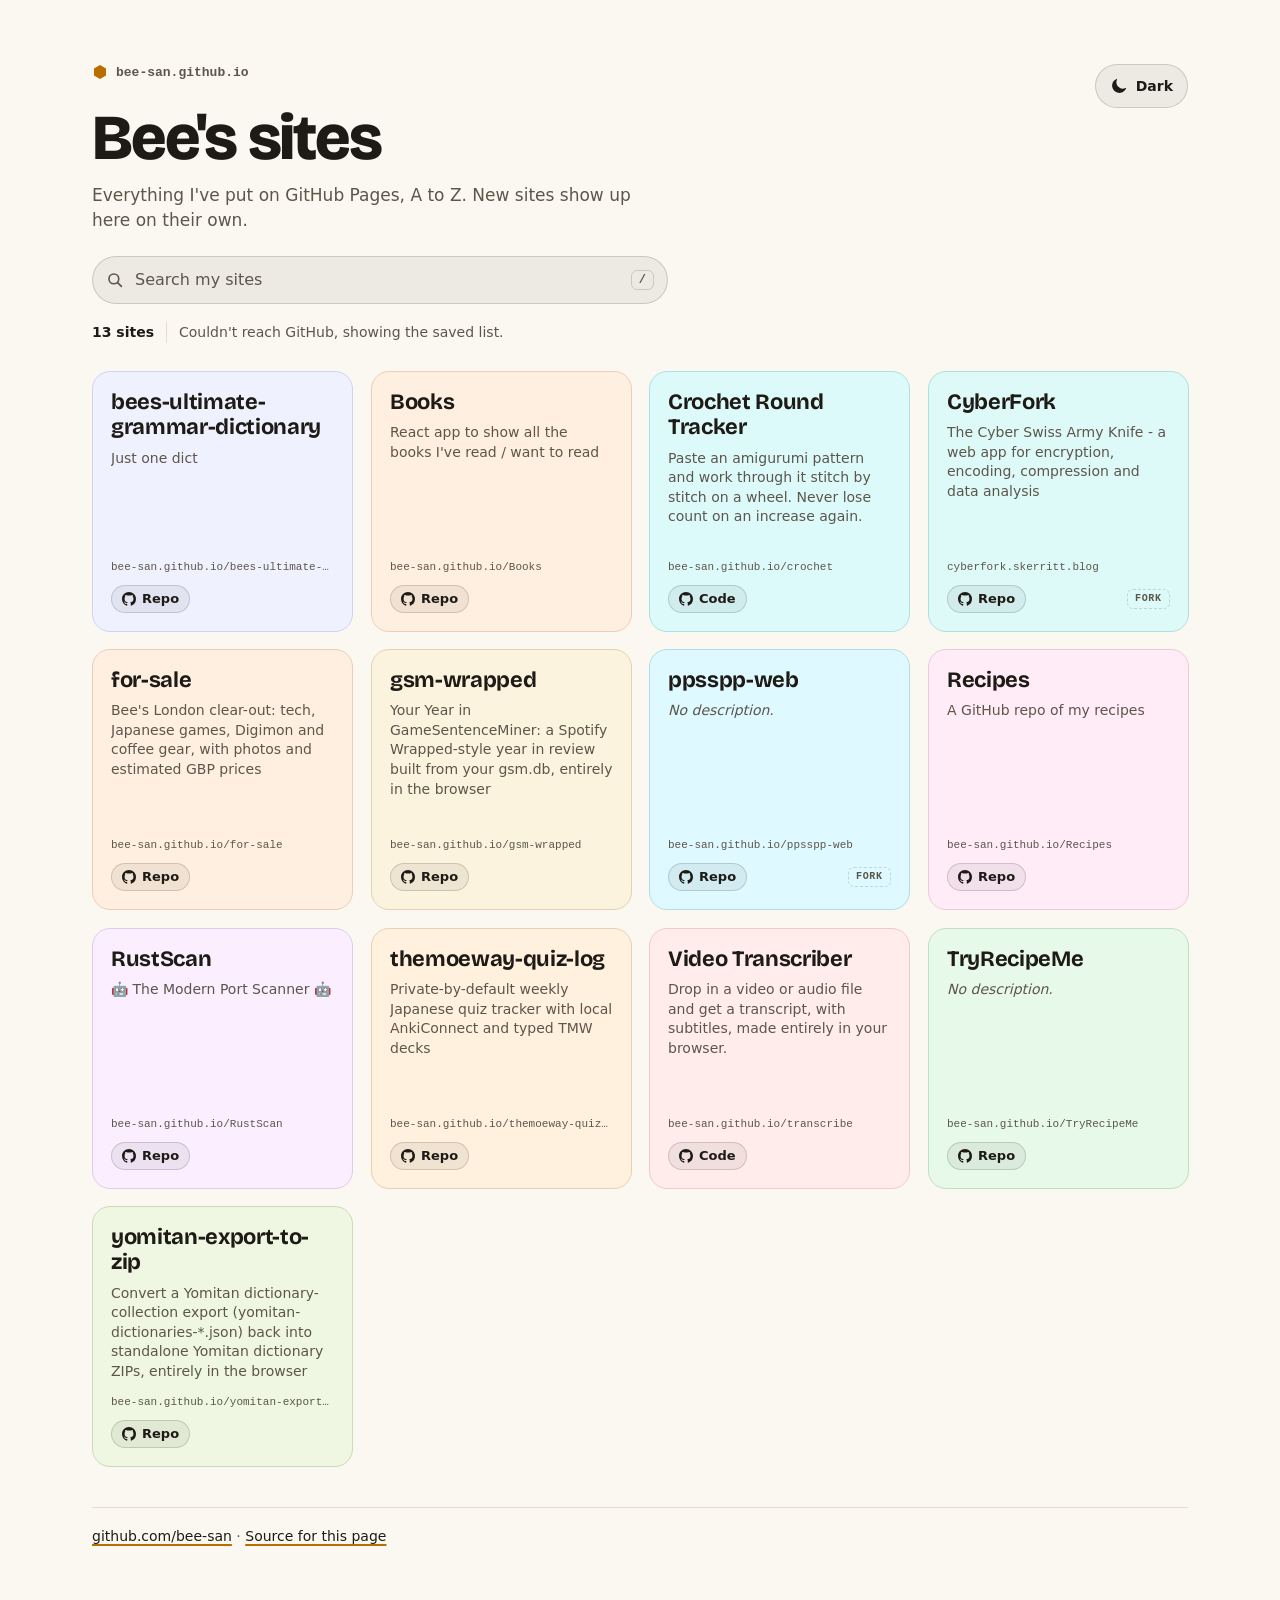
<file: index.html>
<!doctype html>
<html lang="en">
<head>
  <meta charset="utf-8">
  <meta name="viewport" content="width=device-width, initial-scale=1">
  <title>Bee's sites</title>
  <meta name="description" content="Every GitHub Pages site bee-san has published, in one grid.">
  <meta name="color-scheme" content="light dark">
  <link rel="icon" href="data:image/svg+xml,%3Csvg xmlns='http://www.w3.org/2000/svg' viewBox='0 0 32 32'%3E%3Cpath d='M16 2 28.1 9v14L16 30 3.9 23V9z' fill='%23f2a900'/%3E%3C/svg%3E">
  <link rel="preconnect" href="https://fonts.googleapis.com">
  <link rel="preconnect" href="https://fonts.gstatic.com" crossorigin>
  <link rel="stylesheet" href="https://fonts.googleapis.com/css2?family=Bricolage+Grotesque:opsz,wght@12..96,500..800&display=swap">
  <script>
    try {
      const t = localStorage.getItem("bee-theme");
      if (t === "light" || t === "dark") document.documentElement.dataset.theme = t;
    } catch (e) {}
  </script>
  <style>
    *, *::before, *::after { box-sizing: border-box; }

    :root {
      color-scheme: light dark;
      --bg: #fbf8f1;
      --ink: #1e1b16;
      --muted: #5c564b;
      --line: #e5ddcf;
      --accent: #b86e00;
      --chip: rgb(30 27 22 / 0.06);
      --chip-hover: rgb(30 27 22 / 0.12);
      --chip-line: rgb(30 27 22 / 0.16);
      --tile-l: 96.5%; --tile-c: 0.03;
      --edge-l: 87%;   --edge-c: 0.05;
      --edge-hi-l: 70%; --edge-hi-c: 0.1;
      --shadow: 0 12px 24px -16px rgb(70 45 10 / 0.45);
      --radius: 18px;
      --display: "Bricolage Grotesque", ui-sans-serif, system-ui, sans-serif;
      --body: ui-sans-serif, system-ui, -apple-system, "Segoe UI", Roboto, sans-serif;
      --mono: ui-monospace, "SFMono-Regular", Menlo, Consolas, monospace;
    }

    @media (prefers-color-scheme: dark) {
      :root:not([data-theme="light"]) {
        --bg: #12110d;
        --ink: #f4f0e7;
        --muted: #b3ab9a;
        --line: #2d2a23;
        --accent: #f5b83d;
        --chip: rgb(255 255 255 / 0.07);
        --chip-hover: rgb(255 255 255 / 0.14);
        --chip-line: rgb(255 255 255 / 0.18);
        --tile-l: 24%;   --tile-c: 0.03;
        --edge-l: 33%;   --edge-c: 0.045;
        --edge-hi-l: 55%; --edge-hi-c: 0.09;
        --shadow: 0 14px 28px -16px rgb(0 0 0 / 0.8);
      }
    }
    :root[data-theme="light"] { color-scheme: light; }
    :root[data-theme="dark"] {
      color-scheme: dark;
      --bg: #12110d;
      --ink: #f4f0e7;
      --muted: #b3ab9a;
      --line: #2d2a23;
      --accent: #f5b83d;
      --chip: rgb(255 255 255 / 0.07);
      --chip-hover: rgb(255 255 255 / 0.14);
      --chip-line: rgb(255 255 255 / 0.18);
      --tile-l: 24%;   --tile-c: 0.03;
      --edge-l: 33%;   --edge-c: 0.045;
      --edge-hi-l: 55%; --edge-hi-c: 0.09;
      --shadow: 0 14px 28px -16px rgb(0 0 0 / 0.8);
    }

    html { -webkit-text-size-adjust: 100%; text-size-adjust: 100%; }

    body {
      margin: 0;
      background: var(--bg);
      color: var(--ink);
      font: 400 1rem/1.5 var(--body);
      -webkit-font-smoothing: antialiased;
    }

    .wrap { max-width: 1160px; margin: 0 auto; padding: 40px 16px 48px; }

    header { margin-bottom: 28px; }

    .eyebrow {
      display: flex; align-items: center; gap: 8px;
      margin: 0 0 12px;
      font: 600 0.8125rem/1 var(--mono);
      color: var(--muted);
    }
    .eyebrow svg { color: var(--accent); flex: none; }

    h1 {
      margin: 0;
      font-family: var(--display);
      font-weight: 800;
      font-size: clamp(2.5rem, 1.75rem + 3.5vw, 4rem);
      line-height: 0.95;
      letter-spacing: -0.035em;
    }

    .lede {
      margin: 14px 0 0;
      max-width: 36rem;
      font-size: 1.0625rem;
      color: var(--muted);
      text-wrap: pretty;
    }

    .meta {
      display: flex; flex-wrap: wrap; align-items: center; gap: 6px 12px;
      margin: 18px 0 0;
      font-size: 0.875rem;
      color: var(--muted);
    }
    #count { font-weight: 650; color: var(--ink); }
    #status { padding-left: 12px; border-left: 1px solid var(--line); }
    #status:empty { display: none; }

    .top { display: flex; align-items: flex-start; justify-content: space-between; gap: 12px; }

    .theme-btn {
      flex: none;
      display: inline-flex; align-items: center; justify-content: center; gap: 8px;
      min-height: 44px; min-width: 44px;
      padding: 0 14px;
      border-radius: 999px;
      background: var(--chip);
      border: 1px solid var(--chip-line);
      color: var(--ink);
      font: 600 0.875rem/1 var(--body);
      cursor: pointer;
    }
    .theme-btn:hover { background: var(--chip-hover); }
    .theme-btn:focus-visible { outline: 3px solid var(--ink); outline-offset: 2px; }
    .theme-btn svg { flex: none; }
    .theme-btn .when-dark { display: none; }
    :root[data-theme="dark"] .theme-btn .when-dark { display: inline; }
    :root[data-theme="dark"] .theme-btn .when-light { display: none; }
    @media (prefers-color-scheme: dark) {
      :root:not([data-theme="light"]) .theme-btn .when-dark { display: inline; }
      :root:not([data-theme="light"]) .theme-btn .when-light { display: none; }
    }

    .search {
      position: relative;
      margin: 22px 0 0;
      max-width: 36rem;
    }
    .search svg {
      position: absolute; left: 14px; top: 50%; transform: translateY(-50%);
      color: var(--muted); pointer-events: none;
    }
    .search input {
      width: 100%;
      min-height: 48px;
      padding: 10px 44px 10px 42px;
      border-radius: 999px;
      border: 1px solid var(--chip-line);
      background: var(--chip);
      color: var(--ink);
      font: 500 1rem/1.2 var(--body);
      -webkit-appearance: none; appearance: none;
    }
    .search input::placeholder { color: var(--muted); }
    .search input::-webkit-search-cancel-button { display: none; }
    .search input:focus-visible { outline: 3px solid var(--accent); outline-offset: 2px; }
    .search kbd {
      position: absolute; right: 14px; top: 50%; transform: translateY(-50%);
      padding: 3px 7px;
      border: 1px solid var(--chip-line); border-radius: 6px;
      font: 600 0.75rem/1 var(--mono); color: var(--muted);
      pointer-events: none;
    }
    .search input:focus ~ kbd, .search input:not(:placeholder-shown) ~ kbd { display: none; }
    @media (hover: none) { .search kbd { display: none; } }

    .no-results { margin: 8px 0 0; color: var(--muted); }
    .no-results[hidden] { display: none; }
    .tile[hidden] { display: none; }

    .grid {
      list-style: none; margin: 0; padding: 0;
      display: grid;
      gap: 12px;
      grid-template-columns: repeat(auto-fill, minmax(136px, 1fr));
    }

    .tile {
      position: relative;
      aspect-ratio: 1;
      container-type: inline-size;
      border-radius: var(--radius);
      background: oklch(var(--tile-l) var(--tile-c) var(--h, 60));
      border: 1px solid oklch(var(--edge-l) var(--edge-c) var(--h, 60));
      transition: transform 0.18s ease, border-color 0.18s ease, box-shadow 0.18s ease;
    }
    .tile:hover, .tile:focus-within {
      border-color: oklch(var(--edge-hi-l) var(--edge-hi-c) var(--h, 60));
    }
    .tile:hover { transform: translateY(-3px); box-shadow: var(--shadow); }

    @supports not (color: oklch(0% 0 0)) {
      .tile { background: var(--chip); border-color: var(--line); }
      .tile:hover, .tile:focus-within { border-color: var(--muted); }
    }

    .tile-inner {
      height: 100%;
      display: flex; flex-direction: column; gap: 6px;
      padding: 13px;
    }

    .title {
      margin: 0;
      font: 700 1rem/1.15 var(--display);
      letter-spacing: -0.015em;
      overflow-wrap: anywhere;
    }

    /* Stretched link: the whole tile opens the site; .repo-link sits above it. */
    .site-link { color: inherit; text-decoration: none; }
    .site-link:focus-visible { outline: none; }
    .site-link::after {
      content: "";
      position: absolute; inset: 0;
      border-radius: var(--radius);
    }
    .site-link:focus-visible::after { outline: 3px solid var(--ink); outline-offset: 3px; }

    .desc {
      margin: 0;
      flex: 1 1 0; min-height: 0;
      overflow: hidden;
      display: -webkit-box;
      -webkit-box-orient: vertical;
      font-size: 0.8125rem;
      line-height: 1.4;
      color: var(--muted);
      overflow-wrap: anywhere;
    }
    .desc.is-empty { font-style: italic; }
    .desc.is-hidden { opacity: 0; }

    .url {
      display: none;
      margin: 0;
      font: 500 0.6875rem/1.3 var(--mono);
      color: var(--muted);
      white-space: nowrap; overflow: hidden; text-overflow: ellipsis;
    }

    .foot { margin-top: auto; display: flex; flex-direction: column; gap: 8px; }
    .actions { display: flex; align-items: center; justify-content: space-between; gap: 8px; }

    .repo-link {
      position: relative; z-index: 1;
      display: inline-flex; align-items: center; gap: 6px;
      min-height: 28px;
      padding: 4px 10px;
      border-radius: 999px;
      background: var(--chip);
      border: 1px solid var(--chip-line);
      color: var(--ink);
      font-size: 0.8125rem; font-weight: 600; line-height: 1;
      text-decoration: none;
    }
    .repo-link:hover { background: var(--chip-hover); }
    .repo-link:focus-visible { outline: 3px solid var(--ink); outline-offset: 2px; }
    .gh { flex: none; }

    .badge {
      padding: 4px 7px;
      border: 1px dashed var(--chip-line);
      border-radius: 6px;
      font: 600 0.625rem/1 var(--mono);
      letter-spacing: 0.06em;
      text-transform: uppercase;
      color: var(--muted);
    }

    @container (min-width: 190px) {
      .tile-inner { padding: 18px; gap: 8px; }
      .foot { gap: 10px; }
      .title { font-size: clamp(1.125rem, 8.5cqi, 1.4rem); }
      .desc { font-size: 0.875rem; }
      .url { display: block; }
    }

    .page-foot {
      margin-top: 40px; padding-top: 18px;
      border-top: 1px solid var(--line);
      font-size: 0.875rem;
      color: var(--muted);
    }
    .page-foot p { margin: 0; }
    .page-foot a {
      color: var(--ink);
      text-decoration-color: var(--accent);
      text-decoration-thickness: 2px;
      text-underline-offset: 3px;
    }
    .page-foot a:focus-visible { outline: 3px solid var(--ink); outline-offset: 2px; border-radius: 2px; }

    .vh {
      position: absolute !important;
      width: 1px; height: 1px;
      margin: -1px; padding: 0; border: 0;
      overflow: hidden; clip: rect(0 0 0 0); clip-path: inset(50%);
      white-space: nowrap;
    }

    @media (min-width: 640px) {
      .wrap { padding: 64px 32px; }
      .grid { gap: 18px; grid-template-columns: repeat(auto-fill, minmax(216px, 1fr)); }
    }

    @media (prefers-reduced-motion: reduce) {
      .tile { transition: none; }
      .tile:hover { transform: none; }
    }
  </style>
</head>
<body>
  <div class="wrap">
    <header>
      <div class="top">
        <p class="eyebrow">
          <svg viewBox="0 0 32 32" width="16" height="16" aria-hidden="true" focusable="false"><path fill="currentColor" d="M16 2 28.1 9v14L16 30 3.9 23V9z"/></svg>
          bee-san.github.io
        </p>
        <button type="button" class="theme-btn" id="theme-btn" aria-label="Switch to dark theme">
          <svg class="when-light" viewBox="0 0 24 24" width="18" height="18" aria-hidden="true" focusable="false"><path fill="currentColor" d="M20.7 14.6A8.5 8.5 0 0 1 9.4 3.3a.6.6 0 0 0-.8-.7A9.7 9.7 0 1 0 21.4 15.4a.6.6 0 0 0-.7-.8z"/></svg>
          <svg class="when-dark" viewBox="0 0 24 24" width="18" height="18" aria-hidden="true" focusable="false"><g fill="none" stroke="currentColor" stroke-width="2" stroke-linecap="round"><circle cx="12" cy="12" r="4.2"/><path d="M12 2v2.2M12 19.8V22M2 12h2.2M19.8 12H22M4.9 4.9l1.6 1.6M17.5 17.5l1.6 1.6M4.9 19.1l1.6-1.6M17.5 6.5l1.6-1.6"/></g></svg>
          <span class="when-light">Dark</span><span class="when-dark">Light</span>
        </button>
      </div>
      <h1>Bee's sites</h1>
      <p class="lede">Everything I've put on GitHub Pages, A to Z. New sites show up here on their own.</p>
      <form class="search" role="search" onsubmit="return false">
        <label for="q" class="vh">Search my sites</label>
        <svg viewBox="0 0 24 24" width="18" height="18" aria-hidden="true" focusable="false"><g fill="none" stroke="currentColor" stroke-width="2.2" stroke-linecap="round"><circle cx="10.5" cy="10.5" r="6.5"/><path d="m15.5 15.5 5 5"/></g></svg>
        <input type="search" id="q" placeholder="Search my sites" autocomplete="off" spellcheck="false" enterkeyhint="search">
        <kbd aria-hidden="true">/</kbd>
      </form>
      <p class="meta"><span id="count">13 sites</span><span id="status" role="status" aria-live="polite"></span></p>
    </header>

    <main>
      <ul class="grid" id="sites" role="list">
      <li class="tile" data-repo="bees-ultimate-grammar-dictionary" style="--h:283">
        <div class="tile-inner">
          <h2 class="title"><a class="site-link" href="https://bee-san.github.io/bees-ultimate-grammar-dictionary/">bees-ultimate-grammar-dictionary</a></h2>
          <p class="desc">Just one dict</p>
          <div class="foot">
            <p class="url">bee-san.github.io/bees-ultimate-grammar-dictionary</p>
            <div class="actions">
              <a class="repo-link" href="https://github.com/bee-san/bees-ultimate-grammar-dictionary"><svg class="gh" viewBox="0 0 16 16" width="14" height="14" aria-hidden="true" focusable="false"><path fill="currentColor" d="M8 0C3.58 0 0 3.58 0 8c0 3.54 2.29 6.53 5.47 7.59.4.07.55-.17.55-.38 0-.19-.01-.82-.01-1.49-2.01.37-2.53-.49-2.69-.94-.09-.23-.48-.94-.82-1.13-.28-.15-.68-.52-.01-.53.63-.01 1.08.58 1.23.82.72 1.21 1.87.87 2.33.66.07-.52.28-.87.51-1.07-1.78-.2-3.64-.89-3.64-3.95 0-.87.31-1.59.82-2.15-.08-.2-.36-1.02.08-2.12 0 0 .67-.21 2.2.82.64-.18 1.32-.27 2-.27.68 0 1.36.09 2 .27 1.53-1.04 2.2-.82 2.2-.82.44 1.1.16 1.92.08 2.12.51.56.82 1.27.82 2.15 0 3.07-1.87 3.75-3.65 3.95.29.25.54.73.54 1.48 0 1.07-.01 1.93-.01 2.2 0 .21.15.46.55.38A8.013 8.013 0 0016 8c0-4.42-3.58-8-8-8z"/></svg>Repo<span class="vh"> for bees-ultimate-grammar-dictionary</span></a>
            </div>
          </div>
        </div>
      </li>
      <li class="tile" data-repo="Books" style="--h:57">
        <div class="tile-inner">
          <h2 class="title"><a class="site-link" href="https://bee-san.github.io/Books/">Books</a></h2>
          <p class="desc">React app to show all the books I&#x27;ve read / want to read</p>
          <div class="foot">
            <p class="url">bee-san.github.io/Books</p>
            <div class="actions">
              <a class="repo-link" href="https://github.com/bee-san/Books"><svg class="gh" viewBox="0 0 16 16" width="14" height="14" aria-hidden="true" focusable="false"><path fill="currentColor" d="M8 0C3.58 0 0 3.58 0 8c0 3.54 2.29 6.53 5.47 7.59.4.07.55-.17.55-.38 0-.19-.01-.82-.01-1.49-2.01.37-2.53-.49-2.69-.94-.09-.23-.48-.94-.82-1.13-.28-.15-.68-.52-.01-.53.63-.01 1.08.58 1.23.82.72 1.21 1.87.87 2.33.66.07-.52.28-.87.51-1.07-1.78-.2-3.64-.89-3.64-3.95 0-.87.31-1.59.82-2.15-.08-.2-.36-1.02.08-2.12 0 0 .67-.21 2.2.82.64-.18 1.32-.27 2-.27.68 0 1.36.09 2 .27 1.53-1.04 2.2-.82 2.2-.82.44 1.1.16 1.92.08 2.12.51.56.82 1.27.82 2.15 0 3.07-1.87 3.75-3.65 3.95.29.25.54.73.54 1.48 0 1.07-.01 1.93-.01 2.2 0 .21.15.46.55.38A8.013 8.013 0 0016 8c0-4.42-3.58-8-8-8z"/></svg>Repo<span class="vh"> for Books</span></a>
            </div>
          </div>
        </div>
      </li>
      <li class="tile" data-repo="crochet" style="--h:200">
        <div class="tile-inner">
          <h2 class="title"><a class="site-link" href="https://bee-san.github.io/crochet/">Crochet Round Tracker</a></h2>
          <p class="desc">Paste an amigurumi pattern and work through it stitch by stitch on a wheel. Never lose count on an increase again.</p>
          <div class="foot">
            <p class="url">bee-san.github.io/crochet</p>
            <div class="actions">
              <a class="repo-link" href="https://github.com/bee-san/bee-san.github.io/tree/main/crochet"><svg class="gh" viewBox="0 0 16 16" width="14" height="14" aria-hidden="true" focusable="false"><path fill="currentColor" d="M8 0C3.58 0 0 3.58 0 8c0 3.54 2.29 6.53 5.47 7.59.4.07.55-.17.55-.38 0-.19-.01-.82-.01-1.49-2.01.37-2.53-.49-2.69-.94-.09-.23-.48-.94-.82-1.13-.28-.15-.68-.52-.01-.53.63-.01 1.08.58 1.23.82.72 1.21 1.87.87 2.33.66.07-.52.28-.87.51-1.07-1.78-.2-3.64-.89-3.64-3.95 0-.87.31-1.59.82-2.15-.08-.2-.36-1.02.08-2.12 0 0 .67-.21 2.2.82.64-.18 1.32-.27 2-.27.68 0 1.36.09 2 .27 1.53-1.04 2.2-.82 2.2-.82.44 1.1.16 1.92.08 2.12.51.56.82 1.27.82 2.15 0 3.07-1.87 3.75-3.65 3.95.29.25.54.73.54 1.48 0 1.07-.01 1.93-.01 2.2 0 .21.15.46.55.38A8.013 8.013 0 0016 8c0-4.42-3.58-8-8-8z"/></svg>Code<span class="vh"> for Crochet Round Tracker</span></a>
            </div>
          </div>
        </div>
      </li>
      <li class="tile" data-repo="CyberFork" style="--h:190">
        <div class="tile-inner">
          <h2 class="title"><a class="site-link" href="https://cyberfork.skerritt.blog/">CyberFork</a></h2>
          <p class="desc">The Cyber Swiss Army Knife - a web app for encryption, encoding, compression and data analysis</p>
          <div class="foot">
            <p class="url">cyberfork.skerritt.blog</p>
            <div class="actions">
              <a class="repo-link" href="https://github.com/bee-san/CyberFork"><svg class="gh" viewBox="0 0 16 16" width="14" height="14" aria-hidden="true" focusable="false"><path fill="currentColor" d="M8 0C3.58 0 0 3.58 0 8c0 3.54 2.29 6.53 5.47 7.59.4.07.55-.17.55-.38 0-.19-.01-.82-.01-1.49-2.01.37-2.53-.49-2.69-.94-.09-.23-.48-.94-.82-1.13-.28-.15-.68-.52-.01-.53.63-.01 1.08.58 1.23.82.72 1.21 1.87.87 2.33.66.07-.52.28-.87.51-1.07-1.78-.2-3.64-.89-3.64-3.95 0-.87.31-1.59.82-2.15-.08-.2-.36-1.02.08-2.12 0 0 .67-.21 2.2.82.64-.18 1.32-.27 2-.27.68 0 1.36.09 2 .27 1.53-1.04 2.2-.82 2.2-.82.44 1.1.16 1.92.08 2.12.51.56.82 1.27.82 2.15 0 3.07-1.87 3.75-3.65 3.95.29.25.54.73.54 1.48 0 1.07-.01 1.93-.01 2.2 0 .21.15.46.55.38A8.013 8.013 0 0016 8c0-4.42-3.58-8-8-8z"/></svg>Repo<span class="vh"> for CyberFork</span></a><span class="badge">fork</span>
            </div>
          </div>
        </div>
      </li>
      <li class="tile" data-repo="for-sale" style="--h:60">
        <div class="tile-inner">
          <h2 class="title"><a class="site-link" href="https://bee-san.github.io/for-sale/">for-sale</a></h2>
          <p class="desc">Bee&#x27;s London clear-out: tech, Japanese games, Digimon and coffee gear, with photos and estimated GBP prices</p>
          <div class="foot">
            <p class="url">bee-san.github.io/for-sale</p>
            <div class="actions">
              <a class="repo-link" href="https://github.com/bee-san/for-sale"><svg class="gh" viewBox="0 0 16 16" width="14" height="14" aria-hidden="true" focusable="false"><path fill="currentColor" d="M8 0C3.58 0 0 3.58 0 8c0 3.54 2.29 6.53 5.47 7.59.4.07.55-.17.55-.38 0-.19-.01-.82-.01-1.49-2.01.37-2.53-.49-2.69-.94-.09-.23-.48-.94-.82-1.13-.28-.15-.68-.52-.01-.53.63-.01 1.08.58 1.23.82.72 1.21 1.87.87 2.33.66.07-.52.28-.87.51-1.07-1.78-.2-3.64-.89-3.64-3.95 0-.87.31-1.59.82-2.15-.08-.2-.36-1.02.08-2.12 0 0 .67-.21 2.2.82.64-.18 1.32-.27 2-.27.68 0 1.36.09 2 .27 1.53-1.04 2.2-.82 2.2-.82.44 1.1.16 1.92.08 2.12.51.56.82 1.27.82 2.15 0 3.07-1.87 3.75-3.65 3.95.29.25.54.73.54 1.48 0 1.07-.01 1.93-.01 2.2 0 .21.15.46.55.38A8.013 8.013 0 0016 8c0-4.42-3.58-8-8-8z"/></svg>Repo<span class="vh"> for for-sale</span></a>
            </div>
          </div>
        </div>
      </li>
      <li class="tile" data-repo="gsm-wrapped" style="--h:90">
        <div class="tile-inner">
          <h2 class="title"><a class="site-link" href="https://bee-san.github.io/gsm-wrapped/">gsm-wrapped</a></h2>
          <p class="desc">Your Year in GameSentenceMiner: a Spotify Wrapped-style year in review built from your gsm.db, entirely in the browser</p>
          <div class="foot">
            <p class="url">bee-san.github.io/gsm-wrapped</p>
            <div class="actions">
              <a class="repo-link" href="https://github.com/bee-san/gsm-wrapped"><svg class="gh" viewBox="0 0 16 16" width="14" height="14" aria-hidden="true" focusable="false"><path fill="currentColor" d="M8 0C3.58 0 0 3.58 0 8c0 3.54 2.29 6.53 5.47 7.59.4.07.55-.17.55-.38 0-.19-.01-.82-.01-1.49-2.01.37-2.53-.49-2.69-.94-.09-.23-.48-.94-.82-1.13-.28-.15-.68-.52-.01-.53.63-.01 1.08.58 1.23.82.72 1.21 1.87.87 2.33.66.07-.52.28-.87.51-1.07-1.78-.2-3.64-.89-3.64-3.95 0-.87.31-1.59.82-2.15-.08-.2-.36-1.02.08-2.12 0 0 .67-.21 2.2.82.64-.18 1.32-.27 2-.27.68 0 1.36.09 2 .27 1.53-1.04 2.2-.82 2.2-.82.44 1.1.16 1.92.08 2.12.51.56.82 1.27.82 2.15 0 3.07-1.87 3.75-3.65 3.95.29.25.54.73.54 1.48 0 1.07-.01 1.93-.01 2.2 0 .21.15.46.55.38A8.013 8.013 0 0016 8c0-4.42-3.58-8-8-8z"/></svg>Repo<span class="vh"> for gsm-wrapped</span></a>
            </div>
          </div>
        </div>
      </li>
      <li class="tile" data-repo="ppsspp-web" style="--h:212">
        <div class="tile-inner">
          <h2 class="title"><a class="site-link" href="https://bee-san.github.io/ppsspp-web/">ppsspp-web</a></h2>
          <p class="desc is-empty">No description.</p>
          <div class="foot">
            <p class="url">bee-san.github.io/ppsspp-web</p>
            <div class="actions">
              <a class="repo-link" href="https://github.com/bee-san/ppsspp-web"><svg class="gh" viewBox="0 0 16 16" width="14" height="14" aria-hidden="true" focusable="false"><path fill="currentColor" d="M8 0C3.58 0 0 3.58 0 8c0 3.54 2.29 6.53 5.47 7.59.4.07.55-.17.55-.38 0-.19-.01-.82-.01-1.49-2.01.37-2.53-.49-2.69-.94-.09-.23-.48-.94-.82-1.13-.28-.15-.68-.52-.01-.53.63-.01 1.08.58 1.23.82.72 1.21 1.87.87 2.33.66.07-.52.28-.87.51-1.07-1.78-.2-3.64-.89-3.64-3.95 0-.87.31-1.59.82-2.15-.08-.2-.36-1.02.08-2.12 0 0 .67-.21 2.2.82.64-.18 1.32-.27 2-.27.68 0 1.36.09 2 .27 1.53-1.04 2.2-.82 2.2-.82.44 1.1.16 1.92.08 2.12.51.56.82 1.27.82 2.15 0 3.07-1.87 3.75-3.65 3.95.29.25.54.73.54 1.48 0 1.07-.01 1.93-.01 2.2 0 .21.15.46.55.38A8.013 8.013 0 0016 8c0-4.42-3.58-8-8-8z"/></svg>Repo<span class="vh"> for ppsspp-web</span></a><span class="badge">fork</span>
            </div>
          </div>
        </div>
      </li>
      <li class="tile" data-repo="Recipes" style="--h:348">
        <div class="tile-inner">
          <h2 class="title"><a class="site-link" href="https://bee-san.github.io/Recipes/">Recipes</a></h2>
          <p class="desc">A GitHub repo of my recipes</p>
          <div class="foot">
            <p class="url">bee-san.github.io/Recipes</p>
            <div class="actions">
              <a class="repo-link" href="https://github.com/bee-san/Recipes"><svg class="gh" viewBox="0 0 16 16" width="14" height="14" aria-hidden="true" focusable="false"><path fill="currentColor" d="M8 0C3.58 0 0 3.58 0 8c0 3.54 2.29 6.53 5.47 7.59.4.07.55-.17.55-.38 0-.19-.01-.82-.01-1.49-2.01.37-2.53-.49-2.69-.94-.09-.23-.48-.94-.82-1.13-.28-.15-.68-.52-.01-.53.63-.01 1.08.58 1.23.82.72 1.21 1.87.87 2.33.66.07-.52.28-.87.51-1.07-1.78-.2-3.64-.89-3.64-3.95 0-.87.31-1.59.82-2.15-.08-.2-.36-1.02.08-2.12 0 0 .67-.21 2.2.82.64-.18 1.32-.27 2-.27.68 0 1.36.09 2 .27 1.53-1.04 2.2-.82 2.2-.82.44 1.1.16 1.92.08 2.12.51.56.82 1.27.82 2.15 0 3.07-1.87 3.75-3.65 3.95.29.25.54.73.54 1.48 0 1.07-.01 1.93-.01 2.2 0 .21.15.46.55.38A8.013 8.013 0 0016 8c0-4.42-3.58-8-8-8z"/></svg>Repo<span class="vh"> for Recipes</span></a>
            </div>
          </div>
        </div>
      </li>
      <li class="tile" data-repo="RustScan" style="--h:310">
        <div class="tile-inner">
          <h2 class="title"><a class="site-link" href="https://bee-san.github.io/RustScan/">RustScan</a></h2>
          <p class="desc">🤖 The Modern Port Scanner 🤖</p>
          <div class="foot">
            <p class="url">bee-san.github.io/RustScan</p>
            <div class="actions">
              <a class="repo-link" href="https://github.com/bee-san/RustScan"><svg class="gh" viewBox="0 0 16 16" width="14" height="14" aria-hidden="true" focusable="false"><path fill="currentColor" d="M8 0C3.58 0 0 3.58 0 8c0 3.54 2.29 6.53 5.47 7.59.4.07.55-.17.55-.38 0-.19-.01-.82-.01-1.49-2.01.37-2.53-.49-2.69-.94-.09-.23-.48-.94-.82-1.13-.28-.15-.68-.52-.01-.53.63-.01 1.08.58 1.23.82.72 1.21 1.87.87 2.33.66.07-.52.28-.87.51-1.07-1.78-.2-3.64-.89-3.64-3.95 0-.87.31-1.59.82-2.15-.08-.2-.36-1.02.08-2.12 0 0 .67-.21 2.2.82.64-.18 1.32-.27 2-.27.68 0 1.36.09 2 .27 1.53-1.04 2.2-.82 2.2-.82.44 1.1.16 1.92.08 2.12.51.56.82 1.27.82 2.15 0 3.07-1.87 3.75-3.65 3.95.29.25.54.73.54 1.48 0 1.07-.01 1.93-.01 2.2 0 .21.15.46.55.38A8.013 8.013 0 0016 8c0-4.42-3.58-8-8-8z"/></svg>Repo<span class="vh"> for RustScan</span></a>
            </div>
          </div>
        </div>
      </li>
      <li class="tile" data-repo="themoeway-quiz-log" style="--h:75">
        <div class="tile-inner">
          <h2 class="title"><a class="site-link" href="https://bee-san.github.io/themoeway-quiz-log/">themoeway-quiz-log</a></h2>
          <p class="desc">Private-by-default weekly Japanese quiz tracker with local AnkiConnect and typed TMW decks</p>
          <div class="foot">
            <p class="url">bee-san.github.io/themoeway-quiz-log</p>
            <div class="actions">
              <a class="repo-link" href="https://github.com/bee-san/themoeway-quiz-log"><svg class="gh" viewBox="0 0 16 16" width="14" height="14" aria-hidden="true" focusable="false"><path fill="currentColor" d="M8 0C3.58 0 0 3.58 0 8c0 3.54 2.29 6.53 5.47 7.59.4.07.55-.17.55-.38 0-.19-.01-.82-.01-1.49-2.01.37-2.53-.49-2.69-.94-.09-.23-.48-.94-.82-1.13-.28-.15-.68-.52-.01-.53.63-.01 1.08.58 1.23.82.72 1.21 1.87.87 2.33.66.07-.52.28-.87.51-1.07-1.78-.2-3.64-.89-3.64-3.95 0-.87.31-1.59.82-2.15-.08-.2-.36-1.02.08-2.12 0 0 .67-.21 2.2.82.64-.18 1.32-.27 2-.27.68 0 1.36.09 2 .27 1.53-1.04 2.2-.82 2.2-.82.44 1.1.16 1.92.08 2.12.51.56.82 1.27.82 2.15 0 3.07-1.87 3.75-3.65 3.95.29.25.54.73.54 1.48 0 1.07-.01 1.93-.01 2.2 0 .21.15.46.55.38A8.013 8.013 0 0016 8c0-4.42-3.58-8-8-8z"/></svg>Repo<span class="vh"> for themoeway-quiz-log</span></a>
            </div>
          </div>
        </div>
      </li>
      <li class="tile" data-repo="transcribe" style="--h:20">
        <div class="tile-inner">
          <h2 class="title"><a class="site-link" href="https://bee-san.github.io/transcribe/">Video Transcriber</a></h2>
          <p class="desc">Drop in a video or audio file and get a transcript, with subtitles, made entirely in your browser.</p>
          <div class="foot">
            <p class="url">bee-san.github.io/transcribe</p>
            <div class="actions">
              <a class="repo-link" href="https://github.com/bee-san/bee-san.github.io/tree/main/transcribe"><svg class="gh" viewBox="0 0 16 16" width="14" height="14" aria-hidden="true" focusable="false"><path fill="currentColor" d="M8 0C3.58 0 0 3.58 0 8c0 3.54 2.29 6.53 5.47 7.59.4.07.55-.17.55-.38 0-.19-.01-.82-.01-1.49-2.01.37-2.53-.49-2.69-.94-.09-.23-.48-.94-.82-1.13-.28-.15-.68-.52-.01-.53.63-.01 1.08.58 1.23.82.72 1.21 1.87.87 2.33.66.07-.52.28-.87.51-1.07-1.78-.2-3.64-.89-3.64-3.95 0-.87.31-1.59.82-2.15-.08-.2-.36-1.02.08-2.12 0 0 .67-.21 2.2.82.64-.18 1.32-.27 2-.27.68 0 1.36.09 2 .27 1.53-1.04 2.2-.82 2.2-.82.44 1.1.16 1.92.08 2.12.51.56.82 1.27.82 2.15 0 3.07-1.87 3.75-3.65 3.95.29.25.54.73.54 1.48 0 1.07-.01 1.93-.01 2.2 0 .21.15.46.55.38A8.013 8.013 0 0016 8c0-4.42-3.58-8-8-8z"/></svg>Code<span class="vh"> for Video Transcriber</span></a>
            </div>
          </div>
        </div>
      </li>
      <li class="tile" data-repo="TryRecipeMe" style="--h:146">
        <div class="tile-inner">
          <h2 class="title"><a class="site-link" href="https://bee-san.github.io/TryRecipeMe/">TryRecipeMe</a></h2>
          <p class="desc is-empty">No description.</p>
          <div class="foot">
            <p class="url">bee-san.github.io/TryRecipeMe</p>
            <div class="actions">
              <a class="repo-link" href="https://github.com/bee-san/TryRecipeMe"><svg class="gh" viewBox="0 0 16 16" width="14" height="14" aria-hidden="true" focusable="false"><path fill="currentColor" d="M8 0C3.58 0 0 3.58 0 8c0 3.54 2.29 6.53 5.47 7.59.4.07.55-.17.55-.38 0-.19-.01-.82-.01-1.49-2.01.37-2.53-.49-2.69-.94-.09-.23-.48-.94-.82-1.13-.28-.15-.68-.52-.01-.53.63-.01 1.08.58 1.23.82.72 1.21 1.87.87 2.33.66.07-.52.28-.87.51-1.07-1.78-.2-3.64-.89-3.64-3.95 0-.87.31-1.59.82-2.15-.08-.2-.36-1.02.08-2.12 0 0 .67-.21 2.2.82.64-.18 1.32-.27 2-.27.68 0 1.36.09 2 .27 1.53-1.04 2.2-.82 2.2-.82.44 1.1.16 1.92.08 2.12.51.56.82 1.27.82 2.15 0 3.07-1.87 3.75-3.65 3.95.29.25.54.73.54 1.48 0 1.07-.01 1.93-.01 2.2 0 .21.15.46.55.38A8.013 8.013 0 0016 8c0-4.42-3.58-8-8-8z"/></svg>Repo<span class="vh"> for TryRecipeMe</span></a>
            </div>
          </div>
        </div>
      </li>
      <li class="tile" data-repo="yomitan-export-to-zip" style="--h:125">
        <div class="tile-inner">
          <h2 class="title"><a class="site-link" href="https://bee-san.github.io/yomitan-export-to-zip/">yomitan-export-to-zip</a></h2>
          <p class="desc">Convert a Yomitan dictionary-collection export (yomitan-dictionaries-*.json) back into standalone Yomitan dictionary ZIPs, entirely in the browser</p>
          <div class="foot">
            <p class="url">bee-san.github.io/yomitan-export-to-zip</p>
            <div class="actions">
              <a class="repo-link" href="https://github.com/bee-san/yomitan-export-to-zip"><svg class="gh" viewBox="0 0 16 16" width="14" height="14" aria-hidden="true" focusable="false"><path fill="currentColor" d="M8 0C3.58 0 0 3.58 0 8c0 3.54 2.29 6.53 5.47 7.59.4.07.55-.17.55-.38 0-.19-.01-.82-.01-1.49-2.01.37-2.53-.49-2.69-.94-.09-.23-.48-.94-.82-1.13-.28-.15-.68-.52-.01-.53.63-.01 1.08.58 1.23.82.72 1.21 1.87.87 2.33.66.07-.52.28-.87.51-1.07-1.78-.2-3.64-.89-3.64-3.95 0-.87.31-1.59.82-2.15-.08-.2-.36-1.02.08-2.12 0 0 .67-.21 2.2.82.64-.18 1.32-.27 2-.27.68 0 1.36.09 2 .27 1.53-1.04 2.2-.82 2.2-.82.44 1.1.16 1.92.08 2.12.51.56.82 1.27.82 2.15 0 3.07-1.87 3.75-3.65 3.95.29.25.54.73.54 1.48 0 1.07-.01 1.93-.01 2.2 0 .21.15.46.55.38A8.013 8.013 0 0016 8c0-4.42-3.58-8-8-8z"/></svg>Repo<span class="vh"> for yomitan-export-to-zip</span></a>
            </div>
          </div>
        </div>
      </li>
      </ul>
      <p class="no-results" id="no-results" hidden>No sites match that search.</p>
    </main>

    <footer class="page-foot">
      <p><a href="https://github.com/bee-san">github.com/bee-san</a> &middot; <a href="https://github.com/bee-san/bee-san.github.io">Source for this page</a></p>
    </footer>
  </div>

  <template id="tile-template">
    <li class="tile">
      <div class="tile-inner">
        <h2 class="title"><a class="site-link"></a></h2>
        <p class="desc"></p>
        <div class="foot">
          <p class="url"></p>
          <div class="actions">
            <a class="repo-link"><svg class="gh" viewBox="0 0 16 16" width="14" height="14" aria-hidden="true" focusable="false"><path fill="currentColor" d="M8 0C3.58 0 0 3.58 0 8c0 3.54 2.29 6.53 5.47 7.59.4.07.55-.17.55-.38 0-.19-.01-.82-.01-1.49-2.01.37-2.53-.49-2.69-.94-.09-.23-.48-.94-.82-1.13-.28-.15-.68-.52-.01-.53.63-.01 1.08.58 1.23.82.72 1.21 1.87.87 2.33.66.07-.52.28-.87.51-1.07-1.78-.2-3.64-.89-3.64-3.95 0-.87.31-1.59.82-2.15-.08-.2-.36-1.02.08-2.12 0 0 .67-.21 2.2.82.64-.18 1.32-.27 2-.27.68 0 1.36.09 2 .27 1.53-1.04 2.2-.82 2.2-.82.44 1.1.16 1.92.08 2.12.51.56.82 1.27.82 2.15 0 3.07-1.87 3.75-3.65 3.95.29.25.54.73.54 1.48 0 1.07-.01 1.93-.01 2.2 0 .21.15.46.55.38A8.013 8.013 0 0016 8c0-4.42-3.58-8-8-8z"/></svg>Repo<span class="vh"></span></a>
          </div>
        </div>
      </div>
    </li>
  </template>

  <script>
    (() => {
      "use strict";

      const USER = "bee-san";
      const API_URL = "https://api.github.com/users/bee-san/repos?per_page=100";
      const API_ORIGIN = "https://api.github.com/";

      const grid = document.getElementById("sites");
      const countEl = document.getElementById("count");
      const statusEl = document.getElementById("status");
      const template = document.getElementById("tile-template");

      const key = (name) => name.toLowerCase();
      const shown = new Set(Array.from(grid.children, (li) => key(li.dataset.repo)));
      shown.add(key(USER + ".github.io"));

      // FNV-1a over the lowercased name, so each site keeps the same tint on every visit.
      function hueFor(name) {
        const s = key(name);
        let h = 0x811c9dc5;
        for (let i = 0; i < s.length; i++) {
          h ^= s.charCodeAt(i);
          h = Math.imul(h, 0x01000193);
        }
        return (h >>> 0) % 360;
      }

      function makeTile(repo) {
        const name = repo.name;
        const siteUrl = "https://" + USER + ".github.io/" + encodeURIComponent(name) + "/";
        const li = template.content.firstElementChild.cloneNode(true);
        li.dataset.repo = name;
        li.style.setProperty("--h", String(hueFor(name)));

        const site = li.querySelector(".site-link");
        site.href = siteUrl;
        site.textContent = name;

        const desc = li.querySelector(".desc");
        const text = typeof repo.description === "string" ? repo.description.trim() : "";
        desc.textContent = text || "No description.";
        if (!text) desc.classList.add("is-empty");

        li.querySelector(".url").textContent = siteUrl.replace(/^https?:\/\//, "").replace(/\/$/, "");

        const repoLink = li.querySelector(".repo-link");
        repoLink.href = "https://github.com/" + USER + "/" + encodeURIComponent(name);
        repoLink.querySelector(".vh").textContent = " for " + name;

        if (repo.fork) {
          const badge = document.createElement("span");
          badge.className = "badge";
          badge.textContent = "fork";
          li.querySelector(".actions").append(badge);
        }
        return li;
      }

      // Insert without moving existing tiles, so keyboard focus is never lost.
      function insertSorted(li) {
        const k = key(li.dataset.repo);
        for (const other of grid.children) {
          if (key(other.dataset.repo) > k) {
            grid.insertBefore(li, other);
            return;
          }
        }
        grid.append(li);
      }

      function setCount() {
        const n = grid.children.length;
        countEl.textContent = n + (n === 1 ? " site" : " sites");
      }

      // Cap each description at the whole lines that fit its tile, ending in an ellipsis.
      function fitDescriptions() {
        const descs = Array.from(grid.querySelectorAll(".desc"));
        for (const p of descs) p.style.maxHeight = "";
        const fits = descs.map((p) => {
          const style = getComputedStyle(p);
          const lineHeight = parseFloat(style.lineHeight) || parseFloat(style.fontSize) * 1.4;
          return { lineHeight, lines: Math.floor((p.clientHeight + 1) / lineHeight) };
        });
        descs.forEach((p, i) => {
          const { lineHeight, lines } = fits[i];
          p.style.setProperty("-webkit-line-clamp", String(Math.max(lines, 1)));
          p.style.maxHeight = Math.max(lines, 1) * lineHeight + "px";
          p.classList.toggle("is-hidden", lines < 1);
        });
      }

      let fitQueued = false;
      function queueFit() {
        if (fitQueued) return;
        fitQueued = true;
        requestAnimationFrame(() => {
          fitQueued = false;
          fitDescriptions();
        });
      }

      function nextLink(header) {
        if (!header) return null;
        for (const part of header.split(",")) {
          const m = /<([^>]+)>\s*;\s*rel="?next"?/.exec(part);
          if (m && m[1].startsWith(API_ORIGIN)) return m[1];
        }
        return null;
      }

      async function fetchAllRepos() {
        const repos = [];
        let url = API_URL;
        for (let page = 0; url && page < 30; page++) {
          const signal = typeof AbortSignal.timeout === "function" ? AbortSignal.timeout(10000) : undefined;
          const res = await fetch(url, { signal });
          if (!res.ok) {
            const limited = res.status === 429 ||
              (res.status === 403 && res.headers.get("x-ratelimit-remaining") === "0");
            throw new Error(limited ? "rate-limited" : "HTTP " + res.status);
          }
          const batch = await res.json();
          if (!Array.isArray(batch)) throw new Error("unexpected response");
          repos.push(...batch);
          url = nextLink(res.headers.get("link"));
        }
        return repos;
      }

      async function addNewSites() {
        statusEl.textContent = "Checking GitHub for new sites…";
        try {
          const repos = await fetchAllRepos();
          const fresh = repos.filter((r) =>
            r && typeof r.name === "string" && r.has_pages && !r.archived && !shown.has(key(r.name)));
          for (const repo of fresh) {
            shown.add(key(repo.name));
            insertSorted(makeTile(repo));
          }
          if (q.value.trim()) applySearch(); else setCount();
          if (fresh.length) queueFit();
          statusEl.textContent = fresh.length
            ? "Found " + fresh.length + " more on GitHub."
            : "Up to date with GitHub.";
        } catch (err) {
          console.warn("Could not refresh the site list from GitHub:", err);
          statusEl.textContent = err && err.message === "rate-limited"
            ? "GitHub rate limit hit, showing the saved list."
            : "Couldn't reach GitHub, showing the saved list.";
        }
      }

      // Light / dark toggle, shared with the sub-pages through the "bee-theme" key.
      const root = document.documentElement;
      const themeBtn = document.getElementById("theme-btn");
      const darkQuery = window.matchMedia("(prefers-color-scheme: dark)");
      const isDark = () => root.dataset.theme ? root.dataset.theme === "dark" : darkQuery.matches;
      function labelTheme() {
        themeBtn.setAttribute("aria-label", isDark() ? "Switch to light theme" : "Switch to dark theme");
      }
      themeBtn.addEventListener("click", () => {
        const next = isDark() ? "light" : "dark";
        root.dataset.theme = next;
        try { localStorage.setItem("bee-theme", next); } catch (e) {}
        labelTheme();
      });
      darkQuery.addEventListener?.("change", labelTheme);
      labelTheme();

      // Search: filter tiles by name, description and address as you type.
      const q = document.getElementById("q");
      const noResults = document.getElementById("no-results");
      const fold = (t) => t.toLowerCase().normalize("NFKD").replace(/[\u0300-\u036f]/g, "").replace(/[-_.]+/g, " ");
      function applySearch() {
        const words = fold(q.value).split(/\s+/).filter(Boolean);
        let visible = 0;
        for (const li of grid.children) {
          const hay = fold([li.dataset.repo, li.querySelector(".title")?.textContent,
            li.querySelector(".desc")?.textContent, li.querySelector(".url")?.textContent].join(" "));
          const match = words.every((w) => hay.includes(w));
          li.hidden = !match;
          if (match) visible++;
        }
        noResults.hidden = visible > 0;
        if (words.length) {
          const n = grid.children.length;
          countEl.textContent = visible + " of " + n + (n === 1 ? " site" : " sites");
        } else {
          setCount();
        }
        queueFit();
      }
      q.addEventListener("input", applySearch);
      q.addEventListener("keydown", (e) => {
        if (e.key === "Escape") { q.value = ""; applySearch(); }
        if (e.key === "Enter") {
          const first = Array.from(grid.children).find((li) => !li.hidden);
          if (first) first.querySelector(".site-link").click();
        }
      });
      document.addEventListener("keydown", (e) => {
        if (e.key !== "/" || e.ctrlKey || e.metaKey || e.altKey) return;
        const t = e.target;
        if (t instanceof HTMLElement && (t.isContentEditable || /^(INPUT|TEXTAREA|SELECT)$/.test(t.tagName))) return;
        e.preventDefault();
        q.focus();
      });
      if (q.value) applySearch();

      fitDescriptions();
      if (document.fonts && document.fonts.ready) document.fonts.ready.then(queueFit);
      if ("ResizeObserver" in window) new ResizeObserver(queueFit).observe(grid);
      else window.addEventListener("resize", queueFit);

      addNewSites();
    })();
  </script>
</body>
</html>
</file>
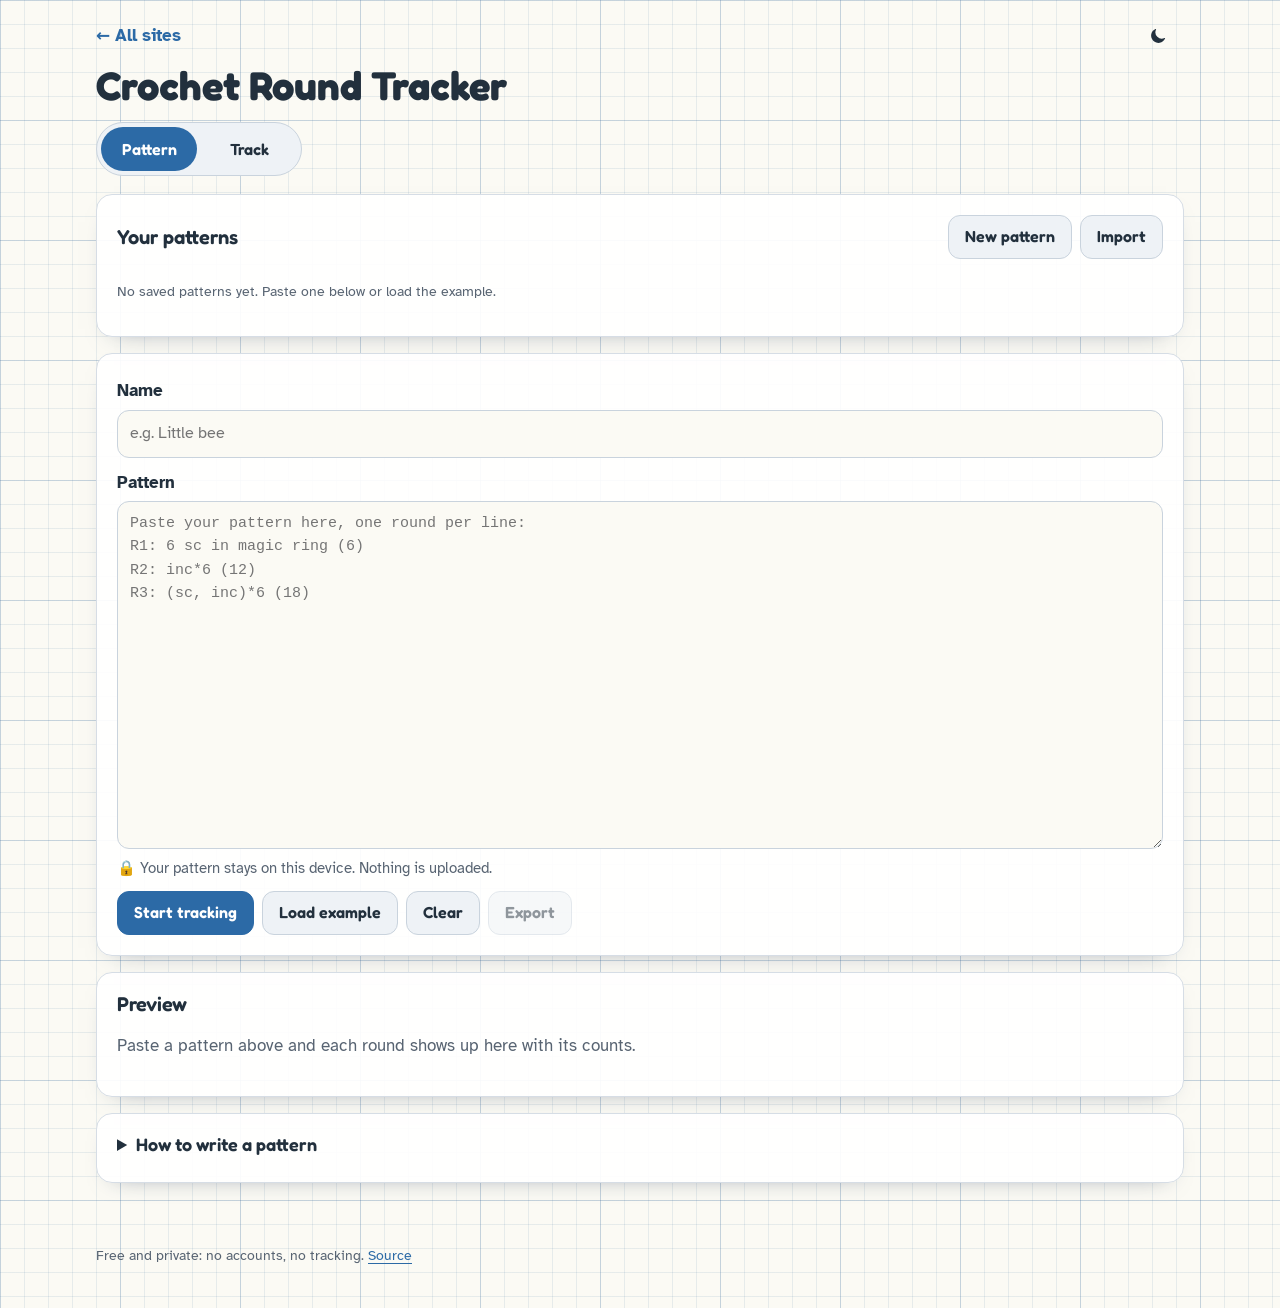
<file: crochet/index.html>
<!doctype html>
<html lang="en">
<head>
  <meta charset="utf-8">
  <meta name="viewport" content="width=device-width, initial-scale=1, viewport-fit=cover">
  <title>Crochet Round Tracker</title>
  <meta name="description" content="Paste any amigurumi pattern and work through it stitch by stitch on a wheel of holes. Free, private, works offline in your browser.">
  <meta name="color-scheme" content="light dark">
  <link rel="icon" href="data:image/svg+xml,%3Csvg xmlns='http://www.w3.org/2000/svg' viewBox='0 0 32 32'%3E%3Ccircle cx='16' cy='16' r='14' fill='%238fb8de'/%3E%3Ccircle cx='16' cy='16' r='6' fill='%23ffd75e'/%3E%3Ccircle cx='16' cy='3.5' r='3' fill='%23d93838'/%3E%3C/svg%3E">
  <script>
    try {
      const t = localStorage.getItem("bee-theme");
      if (t === "light" || t === "dark") document.documentElement.dataset.theme = t;
    } catch (e) {}
  </script>
  <link rel="preconnect" href="https://fonts.googleapis.com">
  <link rel="preconnect" href="https://fonts.gstatic.com" crossorigin>
  <link rel="stylesheet" href="https://fonts.googleapis.com/css2?family=Atkinson+Hyperlegible:ital,wght@0,400;0,700;1,400&family=Fredoka:wght@500;600;700&display=swap">
  <link rel="stylesheet" href="style.css">
  <script type="module" src="src/app.js"></script>
</head>
<body>
  <a class="skip" href="#main">Skip to content</a>
  <header class="app-head">
    <div class="head-row">
      <a class="back" href="../">&larr; All sites</a>
      <button type="button" class="btn btn-ghost theme-btn" id="theme-btn" aria-label="Switch to dark theme">
        <svg class="when-light" viewBox="0 0 24 24" width="18" height="18" aria-hidden="true" focusable="false"><path fill="currentColor" d="M20.7 14.6A8.5 8.5 0 0 1 9.4 3.3a.6.6 0 0 0-.8-.7A9.7 9.7 0 1 0 21.4 15.4a.6.6 0 0 0-.7-.8z"/></svg>
        <svg class="when-dark" viewBox="0 0 24 24" width="18" height="18" aria-hidden="true" focusable="false"><g fill="none" stroke="currentColor" stroke-width="2" stroke-linecap="round"><circle cx="12" cy="12" r="4.2"/><path d="M12 2v2.2M12 19.8V22M2 12h2.2M19.8 12H22M4.9 4.9l1.6 1.6M17.5 17.5l1.6 1.6M4.9 19.1l1.6-1.6M17.5 6.5l1.6-1.6"/></g></svg>
      </button>
    </div>
    <h1>Crochet Round Tracker</h1>
    <nav class="views" aria-label="Views">
      <button type="button" class="view-btn" data-view="pattern" aria-pressed="false">Pattern</button>
      <button type="button" class="view-btn" data-view="track" aria-pressed="false">Track</button>
    </nav>
  </header>

  <p class="banner" id="banner" role="status" hidden></p>

  <main id="main" tabindex="-1">
    <!-- PATTERN VIEW -->
    <section id="view-pattern" class="view" aria-labelledby="pattern-h" hidden>
      <h2 id="pattern-h" class="vh">Pattern</h2>

      <div class="card" id="projects-card">
        <div class="card-head">
          <h3>Your patterns</h3>
          <div class="row">
            <button type="button" class="btn" id="new-btn">New pattern</button>
            <button type="button" class="btn" id="import-btn">Import</button>
            <input type="file" id="import-file" accept=".json,application/json" hidden>
          </div>
        </div>
        <ul class="projects" id="project-list"></ul>
        <p class="muted small" id="projects-empty">No saved patterns yet. Paste one below or load the example.</p>
      </div>

      <div class="card editor">
        <label class="field-label" for="name">Name</label>
        <input id="name" class="input" type="text" placeholder="e.g. Little bee" autocomplete="off" maxlength="200">

        <label class="field-label" for="text">Pattern</label>
        <textarea id="text" class="input textarea" rows="14" spellcheck="false" autocapitalize="off"
          placeholder="Paste your pattern here, one round per line:&#10;R1: 6 sc in magic ring (6)&#10;R2: inc*6 (12)&#10;R3: (sc, inc)*6 (18)"></textarea>
        <p class="privacy">Your pattern stays on this device. Nothing is uploaded.</p>

        <div class="row">
          <button type="button" class="btn btn-primary" id="start-btn">Start tracking</button>
          <button type="button" class="btn" id="example-btn">Load example</button>
          <button type="button" class="btn" id="clear-btn">Clear</button>
          <button type="button" class="btn" id="export-btn">Export</button>
        </div>
      </div>

      <div class="card">
        <h3>Preview</h3>
        <div id="preview" aria-live="polite"></div>
      </div>

      <details class="card syntax">
        <summary>How to write a pattern</summary>
        <ul>
          <li>One round per line: <code>R3: (sc, inc)*6 (18)</code>. <code>Rnd</code> and <code>Round</code> work too.</li>
          <li>Ranges repeat a round: <code>R6-9: sc*24 (24)</code>.</li>
          <li><code>2sc</code> means 1 sc in each of the next 2 holes. <code>inc*6</code>, <code>6 inc</code> and <code>inc x6</code> all mean 6 increases.</li>
          <li>Repeat brackets with <code>*6</code>, <code>x6</code>, <code>&times;6</code> or <code>6 times</code>.</li>
          <li><code>sc around</code> is 1 sc in every hole. <code>6 sc in magic ring</code> or <code>sc*6 in MR</code> starts a piece.</li>
          <li>The count at the end is checked: <code>(18)</code>, <code>[18]</code> or <code>= 18</code>.</li>
          <li>A line ending in <code>:</code> or starting with <code>#</code> starts a new piece, like <code>Body:</code> or <code># Arms</code>.</li>
          <li>Any other line is kept as a note on the round above it.</li>
        </ul>
      </details>
    </section>

    <!-- TRACK VIEW -->
    <section id="view-track" class="view" aria-labelledby="track-title" hidden>
      <div id="track-empty" class="card empty" hidden>
        <h2>Nothing to track yet</h2>
        <p>Paste a pattern or load the example ball first.</p>
        <button type="button" class="btn btn-primary" data-view="pattern">Go to Pattern</button>
      </div>

      <div id="track-main" hidden>
        <div class="track-top">
          <h2 id="track-title" class="track-title"></h2>
          <div class="piece-tabs" id="piece-tabs" aria-label="Pieces"></div>
          <div class="round-chips" id="round-chips" aria-label="Rounds"></div>
        </div>

        <div class="track-grid">
          <div class="wheel-col">
            <div class="wheel" id="wheel" role="img"></div>
            <div class="stats" id="stats"></div>
            <div class="warn-list" id="round-warnings"></div>
          </div>

          <div class="side-col">
            <div class="card instr" id="instruction" aria-live="polite" aria-atomic="true"></div>
            <div class="tally" id="tally" aria-label="Stitches in this round"></div>

            <div class="controls" id="controls">
              <button type="button" class="btn btn-primary btn-done" id="done-btn">Done</button>
              <div class="controls-sub">
                <button type="button" class="btn" id="undo-btn">Undo</button>
                <button type="button" class="btn" id="restart-btn">Restart round</button>
              </div>
            </div>
            <p class="muted small keys">Keyboard: <kbd>Space</kbd> = Done, <kbd>Backspace</kbd> = Undo.</p>
            <label class="toggle" id="wake-wrap" hidden><input type="checkbox" id="wake"> Keep the screen awake while tracking</label>
          </div>
        </div>

        <div class="card glossary">
          <h3>Glossary</h3>
          <dl>
            <div><dt><code>sc</code></dt><dd>single crochet: 1 stitch in 1 hole</dd></div>
            <div><dt><code>inc</code></dt><dd>increase: 2 sc in the same hole (2 taps here)</dd></div>
            <div><dt><code>2sc</code></dt><dd>1 sc in each of the next 2 holes</dd></div>
            <div><dt><code>dec</code></dt><dd>decrease: work 2 holes together into 1 stitch</dd></div>
            <div><dt><code>( ) &times; 6</code></dt><dd>do what's in the brackets 6 times</dd></div>
            <div><dt><code>= 24</code></dt><dd>you should have 24 stitches at the end of the round</dd></div>
            <div><dt>hole</dt><dd>the top of a stitch (the V) in the round below</dd></div>
          </dl>
        </div>
      </div>
    </section>
  </main>

  <footer class="app-foot">
    <p>Free and private: no accounts, no tracking. <a href="https://github.com/bee-san/bee-san.github.io/tree/main/crochet">Source</a></p>
  </footer>
</body>
</html>
</file>
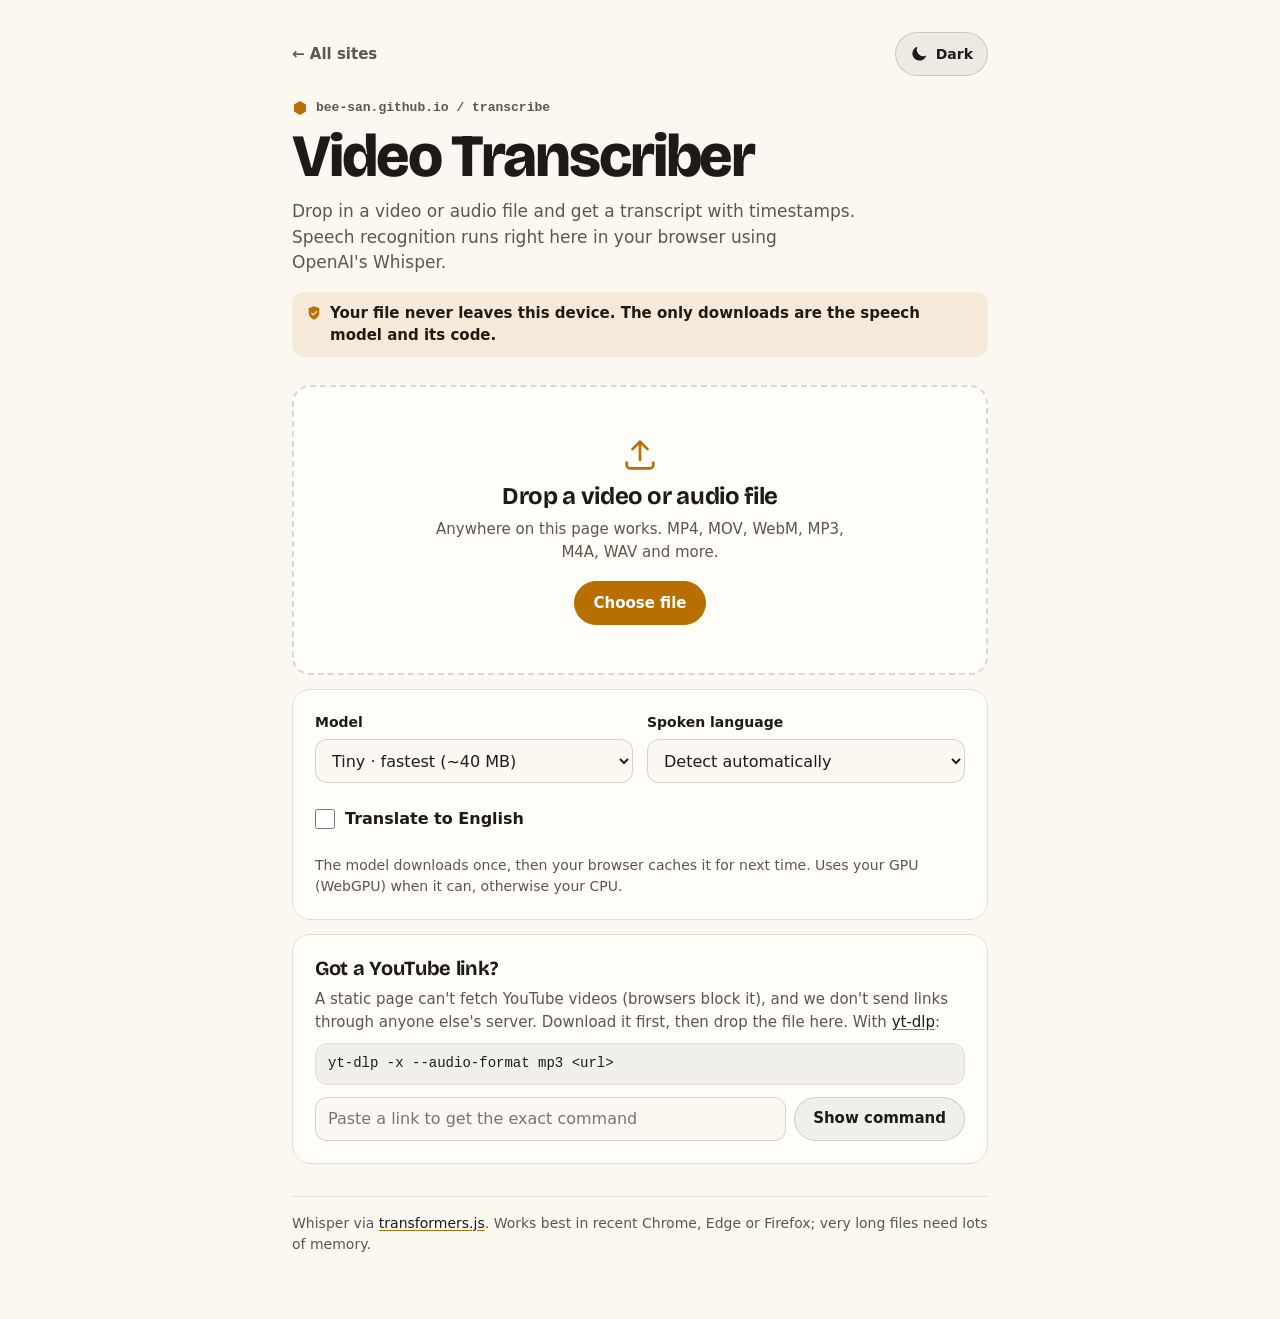
<file: transcribe/index.html>
<!doctype html>
<html lang="en">
<head>
  <meta charset="utf-8">
  <meta name="viewport" content="width=device-width, initial-scale=1">
  <title>Video Transcriber</title>
  <meta name="description" content="Drop a video or audio file and get a transcript, made entirely in your browser with Whisper.">
  <meta name="color-scheme" content="light dark">
  <script>
    try {
      var t = localStorage.getItem("bee-theme");
      if (t === "light" || t === "dark") document.documentElement.dataset.theme = t;
    } catch (e) {}
  </script>
  <link rel="icon" href="data:image/svg+xml,%3Csvg xmlns='http://www.w3.org/2000/svg' viewBox='0 0 32 32'%3E%3Cpath d='M16 2 28.1 9v14L16 30 3.9 23V9z' fill='%23f2a900'/%3E%3C/svg%3E">
  <link rel="preconnect" href="https://fonts.googleapis.com">
  <link rel="preconnect" href="https://fonts.gstatic.com" crossorigin>
  <link rel="stylesheet" href="https://fonts.googleapis.com/css2?family=Bricolage+Grotesque:opsz,wght@12..96,500..800&display=swap">
  <link rel="stylesheet" href="style.css">
</head>
<body>
  <div class="wrap">
    <header>
      <div class="topbar">
        <a class="back" href="../">&larr; All sites</a>
        <button type="button" class="theme-toggle" id="theme-toggle" aria-label="Switch to dark theme">
          <svg class="i-moon" viewBox="0 0 24 24" width="18" height="18" aria-hidden="true" focusable="false"><path fill="currentColor" d="M20.7 14.3A8.5 8.5 0 0 1 9.7 3.3a.6.6 0 0 0-.8-.7A9.5 9.5 0 1 0 21.4 15.1a.6.6 0 0 0-.7-.8Z"/></svg>
          <svg class="i-sun" viewBox="0 0 24 24" width="18" height="18" aria-hidden="true" focusable="false"><circle cx="12" cy="12" r="4.5" fill="currentColor"/><path stroke="currentColor" stroke-width="2" stroke-linecap="round" d="M12 1.8v2.4M12 19.8v2.4M1.8 12h2.4M19.8 12h2.4M4.8 4.8l1.7 1.7M17.5 17.5l1.7 1.7M4.8 19.2l1.7-1.7M17.5 6.5l1.7-1.7"/></svg>
          <span class="theme-label">Theme</span>
        </button>
      </div>
      <p class="eyebrow">
        <svg viewBox="0 0 32 32" width="16" height="16" aria-hidden="true" focusable="false"><path fill="currentColor" d="M16 2 28.1 9v14L16 30 3.9 23V9z"/></svg>
        bee-san.github.io / transcribe
      </p>
      <h1>Video Transcriber</h1>
      <p class="lede">Drop in a video or audio file and get a transcript with timestamps. Speech recognition runs right here in your browser using OpenAI's Whisper.</p>
      <p class="privacy">
        <svg viewBox="0 0 24 24" width="16" height="16" aria-hidden="true" focusable="false"><path fill="currentColor" d="M12 2 4 5v6c0 5 3.4 9.7 8 11 4.6-1.3 8-6 8-11V5l-8-3Zm-1.2 14.2-3.5-3.5 1.4-1.4 2.1 2.1 4.8-4.8 1.4 1.4-6.2 6.2Z"/></svg>
        <span>Your file never leaves this device. The only downloads are the speech model and its code.</span>
      </p>
    </header>

    <main>
      <section class="card drop" id="drop" aria-labelledby="drop-title">
        <svg class="drop-icon" viewBox="0 0 24 24" width="40" height="40" aria-hidden="true" focusable="false"><path fill="none" stroke="currentColor" stroke-width="1.6" stroke-linecap="round" stroke-linejoin="round" d="M4 16.5V18a2 2 0 0 0 2 2h12a2 2 0 0 0 2-2v-1.5M12 15V4m0 0L7.5 8.5M12 4l4.5 4.5"/></svg>
        <h2 id="drop-title" class="drop-title">Drop a video or audio file</h2>
        <p class="drop-sub">Anywhere on this page works. MP4, MOV, WebM, MP3, M4A, WAV and more.</p>
        <label class="btn btn-primary" for="file">
          Choose file
        </label>
        <input type="file" id="file" class="vh" accept="video/*,audio/*">
      </section>

      <section class="card status" id="status-card" hidden>
        <div class="file-row">
          <div class="file-meta">
            <p class="file-name" id="file-name"></p>
            <p class="file-sub" id="file-sub"></p>
          </div>
          <button type="button" class="btn btn-ghost" id="cancel" hidden>Cancel</button>
        </div>
        <div id="status" class="status-text" role="status" aria-live="polite"></div>
        <div class="bar" id="bar" hidden><div class="bar-fill" id="bar-fill"></div></div>
        <p class="error" id="error" role="alert" hidden></p>
      </section>

      <section class="card result" id="result" hidden aria-labelledby="result-title">
        <div class="result-head">
          <h2 id="result-title" class="h3">Transcript</h2>
          <div class="tabs" role="tablist" aria-label="Transcript view">
            <button type="button" role="tab" id="tab-plain" aria-selected="true" aria-controls="out-plain">Plain text</button>
            <button type="button" role="tab" id="tab-times" aria-selected="false" aria-controls="out-times" tabindex="-1">Timestamps</button>
          </div>
        </div>
        <div id="out-plain" role="tabpanel" aria-labelledby="tab-plain" class="out" tabindex="0"></div>
        <div id="out-times" role="tabpanel" aria-labelledby="tab-times" class="out out-times" tabindex="0" hidden></div>
        <div class="actions">
          <button type="button" class="btn btn-primary" id="copy">Copy text</button>
          <button type="button" class="btn" id="dl-txt">Download .txt</button>
          <button type="button" class="btn" id="dl-srt">Download .srt</button>
          <button type="button" class="btn" id="dl-vtt">Download .vtt</button>
        </div>
      </section>
      <section class="card options" aria-label="Options">
        <div class="field">
          <label for="model">Model</label>
          <select id="model">
            <option value="onnx-community/whisper-tiny" selected>Tiny &middot; fastest (~40&nbsp;MB)</option>
            <option value="onnx-community/whisper-base">Base &middot; better (~80&nbsp;MB)</option>
            <option value="onnx-community/whisper-small">Small &middot; best, slow (~250&nbsp;MB)</option>
          </select>
        </div>
        <div class="field">
          <label for="language">Spoken language</label>
          <select id="language">
            <option value="" selected>Detect automatically</option>
            <option value="en">English</option>
            <option value="es">Spanish</option>
            <option value="fr">French</option>
            <option value="de">German</option>
            <option value="it">Italian</option>
            <option value="pt">Portuguese</option>
            <option value="nl">Dutch</option>
            <option value="ru">Russian</option>
            <option value="uk">Ukrainian</option>
            <option value="pl">Polish</option>
            <option value="tr">Turkish</option>
            <option value="ar">Arabic</option>
            <option value="hi">Hindi</option>
            <option value="ja">Japanese</option>
            <option value="ko">Korean</option>
            <option value="zh">Chinese</option>
            <option value="vi">Vietnamese</option>
            <option value="id">Indonesian</option>
          </select>
        </div>
        <label class="check">
          <input type="checkbox" id="translate">
          <span>Translate to English</span>
        </label>
        <p class="hint">The model downloads once, then your browser caches it for next time. <span id="device-note"></span></p>
      </section>

      <section class="card yt" aria-labelledby="yt-title">
        <h2 id="yt-title" class="h3">Got a YouTube link?</h2>
        <p>A static page can't fetch YouTube videos (browsers block it), and we don't send links through anyone else's server. Download it first, then drop the file here. With <a href="https://github.com/yt-dlp/yt-dlp">yt-dlp</a>:</p>
        <pre class="cmd"><code>yt-dlp -x --audio-format mp3 &lt;url&gt;</code></pre>
        <form class="yt-form" id="yt-form" novalidate>
          <label for="yt-url" class="vh">Paste a video link</label>
          <input type="url" id="yt-url" placeholder="Paste a link to get the exact command" autocomplete="off" inputmode="url">
          <button type="submit" class="btn">Show command</button>
        </form>
        <div id="yt-out" class="yt-out" aria-live="polite"></div>
      </section>

    </main>

    <footer class="page-foot">
      Whisper via <a href="https://huggingface.co/docs/transformers.js">transformers.js</a>. Works best in recent Chrome, Edge or Firefox; very long files need lots of memory.
    </footer>
  </div>

  <div class="drop-veil" id="veil" aria-hidden="true"><p>Drop to transcribe</p></div>

  <script type="module" src="app.js"></script>
</body>
</html>
</file>
<file: crochet/style.css>
/* Crochet Round Tracker */
*, *::before, *::after { box-sizing: border-box; }

:root {
  color-scheme: light dark;
  --paper: #fbfaf4;
  --grid: rgb(64 110 160 / 0.11);
  --grid-strong: rgb(64 110 160 / 0.2);
  --ink: #22303d;
  --muted: #586472;
  --card: rgb(255 255 255 / 0.92);
  --card-line: #d6dde5;
  --chip: #eef2f6;
  --chip-line: #c9d3dd;
  --accent: #2c6aa6;
  --primary: #2c6aa6;
  --primary-ink: #ffffff;
  --primary-hover: #245a8e;
  --done: #9cc3e6;
  --done-ink: #12304d;
  --current: #ffd75e;
  --current-ink: #3a2b00;
  --current-line: #b88600;
  --todo: #ffffff;
  --todo-ink: #5c6876;
  --wheel-line: #a9b6c3;
  --wheel-thick: #22303d;
  --marker: #d93838;
  --warn-bg: #fff0d1;
  --warn-ink: #774600;
  --warn-line: #e8b860;
  --ok: #2d7a3e;
  --focus: #1a5fb4;
  --shadow: 0 10px 24px -18px rgb(30 50 80 / 0.55);
  --radius: 16px;
  --display: "Fredoka", ui-rounded, "SF Pro Rounded", system-ui, sans-serif;
  --body: "Atkinson Hyperlegible", ui-sans-serif, system-ui, -apple-system, "Segoe UI", Roboto, sans-serif;
  --mono: ui-monospace, "SFMono-Regular", Menlo, Consolas, monospace;
}

@media (prefers-color-scheme: dark) {
  :root:not([data-theme="light"]) {
    --paper: #131820;
    --grid: rgb(140 180 230 / 0.07);
    --grid-strong: rgb(140 180 230 / 0.13);
    --ink: #e8edf3;
    --muted: #a5b0bd;
    --card: rgb(28 35 45 / 0.94);
    --card-line: #334050;
    --chip: #222b36;
    --chip-line: #3a4757;
    --accent: #8cc0f0;
    --primary: #8cc0f0;
    --primary-ink: #0b1a28;
    --primary-hover: #a9d1f5;
    --done: #3a6994;
    --done-ink: #eef6ff;
    --current: #f0c540;
    --current-ink: #1f1700;
    --current-line: #ffe28a;
    --todo: #1c242e;
    --todo-ink: #a5b0bd;
    --wheel-line: #46556a;
    --wheel-thick: #e8edf3;
    --marker: #ff6b6b;
    --warn-bg: #3a2a0c;
    --warn-ink: #ffd58a;
    --warn-line: #8a6420;
    --ok: #7fd28f;
    --focus: #9cc9ff;
    --shadow: 0 12px 26px -16px rgb(0 0 0 / 0.8);
  }
}
:root[data-theme="light"] { color-scheme: light; }
:root[data-theme="dark"] {
  color-scheme: dark;
  --paper: #131820;
  --grid: rgb(140 180 230 / 0.07);
  --grid-strong: rgb(140 180 230 / 0.13);
  --ink: #e8edf3;
  --muted: #a5b0bd;
  --card: rgb(28 35 45 / 0.94);
  --card-line: #334050;
  --chip: #222b36;
  --chip-line: #3a4757;
  --accent: #8cc0f0;
  --primary: #8cc0f0;
  --primary-ink: #0b1a28;
  --primary-hover: #a9d1f5;
  --done: #3a6994;
  --done-ink: #eef6ff;
  --current: #f0c540;
  --current-ink: #1f1700;
  --current-line: #ffe28a;
  --todo: #1c242e;
  --todo-ink: #a5b0bd;
  --wheel-line: #46556a;
  --wheel-thick: #e8edf3;
  --marker: #ff6b6b;
  --warn-bg: #3a2a0c;
  --warn-ink: #ffd58a;
  --warn-line: #8a6420;
  --ok: #7fd28f;
  --focus: #9cc9ff;
  --shadow: 0 12px 26px -16px rgb(0 0 0 / 0.8);
}

html { -webkit-text-size-adjust: 100%; text-size-adjust: 100%; }

body {
  margin: 0;
  min-height: 100vh;
  color: var(--ink);
  background-color: var(--paper);
  background-image:
    linear-gradient(var(--grid-strong) 1px, transparent 1px),
    linear-gradient(90deg, var(--grid-strong) 1px, transparent 1px),
    linear-gradient(var(--grid) 1px, transparent 1px),
    linear-gradient(90deg, var(--grid) 1px, transparent 1px);
  background-size: 120px 120px, 120px 120px, 24px 24px, 24px 24px;
  font: 400 1.0625rem/1.5 var(--body);
  -webkit-font-smoothing: antialiased;
}

h1, h2, h3 { font-family: var(--display); font-weight: 600; line-height: 1.15; margin: 0; }
code, kbd { font-family: var(--mono); font-size: 0.9em; }
kbd { padding: 1px 6px; border: 1px solid var(--chip-line); border-radius: 6px; background: var(--chip); }
a { color: var(--accent); text-underline-offset: 3px; }
:focus-visible { outline: 3px solid var(--focus); outline-offset: 2px; }

.vh {
  position: absolute !important; width: 1px; height: 1px; margin: -1px; padding: 0; border: 0;
  overflow: hidden; clip: rect(0 0 0 0); clip-path: inset(50%); white-space: nowrap;
}
.skip { position: absolute; left: 16px; top: -60px; z-index: 10; padding: 10px 14px; background: var(--card); border-radius: 10px; }
.skip:focus { top: 8px; }
.muted { color: var(--muted); }
.small { font-size: 0.875rem; }
[hidden] { display: none !important; }

/* ---------- header ---------- */
.app-head, main, .banner, .app-foot { max-width: 1120px; margin-inline: auto; padding-inline: 16px; }
.app-head { padding-top: 14px; }
.head-row { display: flex; align-items: center; justify-content: space-between; gap: 12px; }
.back { display: inline-flex; align-items: center; min-height: 44px; font-weight: 700; text-decoration: none; }
.back:hover { text-decoration: underline; }
h1 { font-size: clamp(1.75rem, 1.3rem + 2vw, 2.5rem); font-weight: 700; margin-top: 4px; }

.views {
  display: inline-flex; gap: 4px; margin: 14px 0 0; padding: 4px;
  background: var(--chip); border: 1px solid var(--chip-line); border-radius: 999px;
}
.view-btn {
  min-height: 44px; min-width: 96px; padding: 0 18px;
  border: 0; border-radius: 999px; background: transparent; color: var(--ink);
  font: 600 1rem/1 var(--display); cursor: pointer;
}
.view-btn[aria-pressed="true"] { background: var(--primary); color: var(--primary-ink); }

.theme-btn .when-dark { display: none; }
:root[data-theme="dark"] .theme-btn .when-dark { display: inline; }
:root[data-theme="dark"] .theme-btn .when-light { display: none; }
@media (prefers-color-scheme: dark) {
  :root:not([data-theme="light"]) .theme-btn .when-dark { display: inline; }
  :root:not([data-theme="light"]) .theme-btn .when-light { display: none; }
}

.banner {
  margin-top: 12px; padding-block: 10px;
  background: var(--warn-bg); color: var(--warn-ink); border: 1px solid var(--warn-line); border-radius: 12px;
}

main { padding-top: 18px; padding-bottom: 32px; }
main:focus { outline: none; }

/* ---------- shared bits ---------- */
.card {
  background: var(--card);
  border: 1px solid var(--card-line);
  border-radius: var(--radius);
  box-shadow: var(--shadow);
  padding: 16px;
  margin-bottom: 16px;
}
.card h3 { font-size: 1.25rem; margin-bottom: 10px; }
.card-head { display: flex; flex-wrap: wrap; align-items: center; justify-content: space-between; gap: 10px; margin-bottom: 8px; }
.card-head h3 { margin: 0; }
.row { display: flex; flex-wrap: wrap; gap: 8px; }

.btn {
  display: inline-flex; align-items: center; justify-content: center; gap: 8px;
  min-height: 44px; min-width: 44px; padding: 0 16px;
  border-radius: 12px;
  border: 1px solid var(--chip-line);
  background: var(--chip);
  color: var(--ink);
  font: 600 1rem/1.1 var(--display);
  cursor: pointer;
  touch-action: manipulation;
}
.btn:hover:not(:disabled) { border-color: var(--accent); }
.btn:disabled { opacity: 0.5; cursor: not-allowed; }
.btn-primary { background: var(--primary); border-color: var(--primary); color: var(--primary-ink); }
.btn-primary:hover:not(:disabled) { background: var(--primary-hover); }
.btn-ghost { background: transparent; border-color: transparent; border-radius: 999px; }
.btn-small { min-height: 44px; padding: 0 12px; font-size: 0.9375rem; }
.btn-danger { color: var(--marker); }

/* ---------- pattern view ---------- */
.projects { list-style: none; margin: 0; padding: 0; display: grid; gap: 8px; }
.project {
  display: flex; flex-wrap: wrap; align-items: center; gap: 8px 12px;
  padding: 10px 12px; border: 1px solid var(--card-line); border-radius: 12px; background: var(--paper);
}
.project.is-active { border-color: var(--accent); box-shadow: inset 4px 0 0 var(--accent); }
.project-info { flex: 1 1 180px; min-width: 0; }
.project-name { font: 600 1.0625rem/1.2 var(--display); overflow-wrap: anywhere; }
.project-meta { font-size: 0.875rem; color: var(--muted); }

.field-label { display: block; font-weight: 700; margin: 4px 0 6px; }
.input {
  display: block; width: 100%;
  min-height: 48px; padding: 10px 12px; margin-bottom: 12px;
  border: 1px solid var(--chip-line); border-radius: 12px;
  background: var(--paper); color: var(--ink);
  font: 400 1rem/1.4 var(--body);
}
.textarea { font: 400 0.9375rem/1.55 var(--mono); resize: vertical; min-height: 220px; }
.privacy { margin: -4px 0 12px; font-size: 0.9375rem; color: var(--muted); }
.privacy::before { content: "🔒 "; }

.preview-summary { margin: 0 0 10px; color: var(--muted); }
.preview-piece { margin: 14px 0 6px; font: 600 1.0625rem/1.2 var(--display); }
.preview-table { width: 100%; border-collapse: collapse; font-size: 0.9375rem; }
.preview-table th, .preview-table td { text-align: left; padding: 6px 8px; border-bottom: 1px solid var(--card-line); vertical-align: top; }
.preview-table th { font-weight: 700; color: var(--muted); font-size: 0.8125rem; }
.preview-table td.num { font-variant-numeric: tabular-nums; white-space: nowrap; }
.preview-table .note-row td { color: var(--muted); font-style: italic; padding-top: 0; }
.ok-chip { color: var(--ok); font-weight: 700; }
.warn-chip {
  display: inline-block; margin: 2px 4px 2px 0; padding: 3px 8px;
  border: 1px solid var(--warn-line); border-radius: 8px;
  background: var(--warn-bg); color: var(--warn-ink); font-size: 0.875rem;
}
.warn-list { display: grid; gap: 6px; margin-top: 8px; }
.general-warnings { margin: 0 0 8px; padding: 0; list-style: none; }

.syntax summary { cursor: pointer; font: 600 1.125rem/1.2 var(--display); min-height: 28px; }
.syntax ul { margin: 12px 0 0; padding-left: 20px; }
.syntax li { margin: 6px 0; }

/* ---------- track view ---------- */
.track-title { font-size: 1.375rem; margin-bottom: 10px; overflow-wrap: anywhere; }
.piece-tabs { display: flex; flex-wrap: wrap; gap: 6px; margin-bottom: 10px; }
.piece-tabs:empty { display: none; }
.piece-tab { border-radius: 999px; }
.piece-tab[aria-pressed="true"] { background: var(--ink); color: var(--paper); border-color: var(--ink); }

.round-chips {
  display: flex; gap: 6px; overflow-x: auto; padding: 4px 2px 10px;
  scrollbar-width: thin; overscroll-behavior-x: contain;
}
.round-chip {
  flex: none; min-width: 52px; min-height: 44px; padding: 0 10px;
  border-radius: 10px; border: 1px solid var(--chip-line);
  background: var(--todo); color: var(--ink);
  font: 600 0.9375rem/1 var(--display); cursor: pointer;
  position: relative;
}
.round-chip.is-done { background: var(--done); color: var(--done-ink); border-color: var(--done); }
.round-chip.is-part { background: linear-gradient(90deg, var(--done) var(--pct, 50%), var(--todo) var(--pct, 50%)); }
.round-chip.is-current { outline: 3px solid var(--current-line); outline-offset: 1px; }
.round-chip.has-warning::after {
  content: "!"; position: absolute; top: -6px; right: -4px;
  width: 16px; height: 16px; border-radius: 50%;
  background: var(--warn-line); color: #000; font-size: 0.6875rem; line-height: 16px; text-align: center;
}

.track-grid { display: grid; gap: 16px; }
.wheel { width: min(100%, 440px); margin: 0 auto; aspect-ratio: 1; }
.wheel svg { width: 100%; height: 100%; display: block; overflow: visible; }

.sl { stroke: none; }
.sl-done { fill: var(--done); }
.sl-current { fill: var(--current); }
.sl-todo { fill: var(--todo); }
.sl-outline { fill: none; stroke: var(--current-line); stroke-width: 2.4; stroke-linejoin: round; }
.dv { stroke: var(--wheel-line); stroke-width: 0.7; }
.dv-thick { stroke: var(--wheel-thick); stroke-width: 2.2; }
.dv-dash { stroke: var(--wheel-line); stroke-width: 0.9; stroke-dasharray: 2.5 2; }
.rim { fill: none; stroke: var(--wheel-thick); stroke-width: 1.2; }
.hub { fill: var(--card); }
.lb { font-family: var(--display); font-weight: 600; text-anchor: middle; dominant-baseline: central; }
.lb-done { fill: var(--done-ink); }
.lb-current { fill: var(--current-ink); font-weight: 700; }
.lb-todo { fill: var(--todo-ink); }
.marker { fill: var(--marker); stroke: var(--paper); stroke-width: 1.5; }
.ct-big { fill: var(--ink); font: 700 21px var(--display); text-anchor: middle; }
.ct-small { fill: var(--muted); font: 600 10px var(--body); text-anchor: middle; }

@media (prefers-reduced-motion: no-preference) {
  .sl-current { animation: pulse 1.6s ease-in-out infinite; }
  @keyframes pulse { 50% { opacity: 0.6; } }
}

.stats { display: flex; flex-wrap: wrap; justify-content: center; gap: 6px; margin-top: 12px; }
.stat {
  padding: 6px 12px; border-radius: 999px;
  background: var(--card); border: 1px solid var(--card-line);
  font-size: 0.9375rem; font-variant-numeric: tabular-nums;
}
.stat b { font-family: var(--display); }

.instr { min-height: 150px; margin-bottom: 12px; }
.instr-eyebrow { margin: 0 0 6px; font-size: 0.875rem; font-weight: 700; color: var(--muted); text-transform: uppercase; letter-spacing: 0.04em; }
.instr-title { margin: 0; font: 600 clamp(1.375rem, 1.1rem + 1.2vw, 1.75rem)/1.2 var(--display); }
.instr-title em { font-style: normal; background: var(--current); color: var(--current-ink); padding: 0 6px; border-radius: 6px; }
.instr-detail { margin: 8px 0 0; color: var(--muted); }
.marker-tip {
  margin: 12px 0 0; padding: 10px 12px 10px 34px; position: relative;
  border-radius: 12px; background: var(--chip); border: 1px solid var(--chip-line);
}
.marker-tip::before {
  content: ""; position: absolute; left: 12px; top: 15px;
  width: 12px; height: 12px; border-radius: 50%; background: var(--marker);
}
.note-box { margin: 10px 0 0; padding: 10px 12px; border-radius: 12px; border: 1px dashed var(--chip-line); }
.note-box p { margin: 2px 0; }
.note-box strong { font-family: var(--display); }
.complete h3 { font-size: 1.5rem; }
.complete p { margin: 6px 0; }
.next-pattern { font-family: var(--mono); background: var(--chip); padding: 8px 10px; border-radius: 10px; overflow-wrap: anywhere; }

.tally { display: flex; flex-wrap: wrap; gap: 6px 4px; align-items: center; margin-bottom: 14px; }
.tally-group { display: inline-flex; gap: 3px; padding: 3px; border-radius: 10px; }
.tally-group + .tally-group::before { content: "·"; color: var(--muted); padding: 0 3px 0 0; align-self: center; }
.tally-chip {
  min-width: 26px; height: 28px; padding: 0 5px;
  display: inline-flex; align-items: center; justify-content: center;
  border-radius: 7px; border: 1px solid var(--chip-line);
  background: var(--todo); color: var(--todo-ink);
  font: 600 0.8125rem/1 var(--display);
}
.tally-chip.is-done { background: var(--done); color: var(--done-ink); border-color: var(--done); }
.tally-chip.is-current { background: var(--current); color: var(--current-ink); border: 2px solid var(--current-line); }

.controls { display: grid; gap: 8px; }
.btn-done { min-height: 64px; font-size: 1.375rem; border-radius: 16px; }
.controls-sub { display: grid; grid-template-columns: 1fr 1fr; gap: 8px; }
.keys { margin: 10px 0 0; }
.toggle { display: flex; align-items: center; gap: 10px; min-height: 44px; margin-top: 6px; cursor: pointer; }
.toggle input { width: 22px; height: 22px; accent-color: var(--primary); }

.glossary { margin-top: 20px; }
.glossary dl { margin: 0; display: grid; gap: 6px 16px; }
.glossary dl div { display: flex; gap: 10px; }
.glossary dt { flex: none; min-width: 72px; font-weight: 700; }
.glossary dd { margin: 0; color: var(--muted); }

.empty { text-align: center; padding: 32px 16px; }
.empty h2 { font-size: 1.5rem; margin-bottom: 6px; }

.app-foot { padding-bottom: 28px; color: var(--muted); font-size: 0.875rem; }

/* Phones: Done lives in a sticky bar at the bottom, in thumb reach. */
@media (max-width: 759.98px) {
  .track-grid { display: flex; flex-direction: column; }
  .side-col { order: 1; }
  .wheel-col { order: 2; }
  .wheel { width: min(100%, 52vh); }
  #view-track:not([hidden]) { padding-bottom: 140px; }
  .controls {
    position: fixed; left: 0; right: 0; bottom: 0; z-index: 5;
    padding: 10px max(16px, env(safe-area-inset-left)) calc(10px + env(safe-area-inset-bottom));
    background: var(--card); border-top: 1px solid var(--card-line);
    box-shadow: 0 -10px 20px -16px rgb(0 0 0 / 0.5);
    gap: 6px;
  }
  .btn-done { min-height: 60px; }
  .controls-sub .btn { min-height: 44px; font-size: 0.9375rem; }
  .keys { display: none; }
}

@media (min-width: 760px) {
  .track-grid { grid-template-columns: minmax(300px, 1fr) minmax(320px, 1fr); align-items: start; }
  .glossary dl { grid-template-columns: 1fr 1fr; }
  .card { padding: 20px; }
}
</file>
<file: transcribe/style.css>
*, *::before, *::after { box-sizing: border-box; }

:root {
  color-scheme: light;
  --bg: #fbf8f1;
  --surface: #fffdf8;
  --ink: #1e1b16;
  --muted: #5c564b;
  --line: #e5ddcf;
  --accent: #b86e00;
  --accent-ink: #ffffff;
  --accent-soft: rgb(184 110 0 / 0.1);
  --chip: rgb(30 27 22 / 0.06);
  --chip-hover: rgb(30 27 22 / 0.12);
  --chip-line: rgb(30 27 22 / 0.16);
  --danger: #a3271b;
  --danger-soft: rgb(163 39 27 / 0.08);
  --veil: rgb(251 248 241 / 0.9);
  --shadow: 0 12px 24px -16px rgb(70 45 10 / 0.45);
  --radius: 18px;
  --display: "Bricolage Grotesque", ui-sans-serif, system-ui, sans-serif;
  --body: ui-sans-serif, system-ui, -apple-system, "Segoe UI", Roboto, sans-serif;
  --mono: ui-monospace, "SFMono-Regular", Menlo, Consolas, monospace;
}

@media (prefers-color-scheme: dark) {
  :root:not([data-theme="light"]) {
    color-scheme: dark;
    --bg: #12110d;
    --surface: #1a1813;
    --ink: #f4f0e7;
    --muted: #b3ab9a;
    --line: #2d2a23;
    --accent: #f5b83d;
    --accent-ink: #1e1b16;
    --accent-soft: rgb(245 184 61 / 0.12);
    --chip: rgb(255 255 255 / 0.07);
    --chip-hover: rgb(255 255 255 / 0.14);
    --chip-line: rgb(255 255 255 / 0.18);
    --danger: #ff8a7a;
    --danger-soft: rgb(255 138 122 / 0.1);
    --veil: rgb(18 17 13 / 0.9);
    --shadow: 0 14px 28px -16px rgb(0 0 0 / 0.8);
  }
}

:root[data-theme="dark"] {
  color-scheme: dark;
  --bg: #12110d;
  --surface: #1a1813;
  --ink: #f4f0e7;
  --muted: #b3ab9a;
  --line: #2d2a23;
  --accent: #f5b83d;
  --accent-ink: #1e1b16;
  --accent-soft: rgb(245 184 61 / 0.12);
  --chip: rgb(255 255 255 / 0.07);
  --chip-hover: rgb(255 255 255 / 0.14);
  --chip-line: rgb(255 255 255 / 0.18);
  --danger: #ff8a7a;
  --danger-soft: rgb(255 138 122 / 0.1);
  --veil: rgb(18 17 13 / 0.9);
  --shadow: 0 14px 28px -16px rgb(0 0 0 / 0.8);
}

html { -webkit-text-size-adjust: 100%; text-size-adjust: 100%; }

body {
  margin: 0;
  background: var(--bg);
  color: var(--ink);
  font: 400 1rem/1.5 var(--body);
  -webkit-font-smoothing: antialiased;
}

a { color: var(--ink); text-decoration-color: var(--accent); text-underline-offset: 2px; }
a:focus-visible { outline: 3px solid var(--ink); outline-offset: 2px; border-radius: 2px; }

.wrap { max-width: 760px; margin: 0 auto; padding: 20px 16px 48px; }

/* Header */
.topbar { display: flex; align-items: center; justify-content: space-between; gap: 12px; margin-bottom: 24px; }
.back {
  display: inline-flex; align-items: center; min-height: 44px;
  font-weight: 600; font-size: 0.9375rem; text-decoration: none; color: var(--muted);
}
.back:hover { color: var(--ink); }

.theme-toggle {
  display: inline-flex; align-items: center; gap: 8px;
  min-height: 44px; min-width: 44px; padding: 0 14px;
  border-radius: 999px; border: 1px solid var(--chip-line);
  background: var(--chip); color: var(--ink);
  font: 600 0.875rem/1 var(--body); cursor: pointer;
}
.theme-toggle:hover { background: var(--chip-hover); }
.theme-toggle .i-sun { display: none; }
.theme-toggle.is-dark .i-sun { display: block; }
.theme-toggle.is-dark .i-moon { display: none; }

.eyebrow {
  display: flex; align-items: center; gap: 8px;
  margin: 0 0 12px;
  font: 600 0.8125rem/1.2 var(--mono);
  color: var(--muted);
  overflow-wrap: anywhere;
}
.eyebrow svg { color: var(--accent); flex: none; }

h1 {
  margin: 0;
  font-family: var(--display);
  font-weight: 800;
  font-size: clamp(2.25rem, 1.6rem + 3.5vw, 3.75rem);
  line-height: 0.95;
  letter-spacing: -0.035em;
}

.lede { margin: 14px 0 0; max-width: 38rem; font-size: 1.0625rem; color: var(--muted); text-wrap: pretty; }

.privacy {
  display: flex; align-items: flex-start; gap: 8px;
  margin: 16px 0 0; padding: 10px 14px;
  border-radius: 12px; background: var(--accent-soft);
  font-size: 0.9375rem; font-weight: 550;
}
.privacy svg { color: var(--accent); flex: none; margin-top: 3px; }

main { display: flex; flex-direction: column; gap: 14px; margin-top: 28px; }

.card {
  background: var(--surface);
  border: 1px solid var(--line);
  border-radius: var(--radius);
  padding: 18px;
  min-width: 0;
}

.h3, .drop-title {
  margin: 0;
  font: 700 1.25rem/1.15 var(--display);
  letter-spacing: -0.015em;
}

/* Drop zone */
.drop {
  display: flex; flex-direction: column; align-items: center; text-align: center; gap: 8px;
  padding: 36px 18px;
  border: 2px dashed var(--chip-line);
  background: var(--surface);
  transition: border-color 0.15s ease, background-color 0.15s ease;
}
.drop.is-over { border-color: var(--accent); background: var(--accent-soft); }
.drop-icon { color: var(--accent); }
.drop-title { font-size: 1.5rem; }
.drop-sub { margin: 0 0 10px; color: var(--muted); font-size: 0.9375rem; max-width: 28rem; }

/* Buttons */
.btn {
  display: inline-flex; align-items: center; justify-content: center; gap: 8px;
  min-height: 44px; padding: 0 18px;
  border-radius: 999px;
  border: 1px solid var(--chip-line);
  background: var(--chip); color: var(--ink);
  font: 650 0.9375rem/1 var(--body);
  cursor: pointer; text-decoration: none;
  white-space: nowrap;
}
.btn:hover { background: var(--chip-hover); }
.btn-primary { background: var(--accent); border-color: var(--accent); color: var(--accent-ink); }
.btn-primary:hover { background: var(--accent); filter: brightness(1.08); }
.btn-ghost { background: transparent; }
.btn:disabled { opacity: 0.55; cursor: not-allowed; }
.btn:focus-visible, .theme-toggle:focus-visible, .back:focus-visible,
select:focus-visible, input:focus-visible, .tabs button:focus-visible, .out:focus-visible {
  outline: 3px solid var(--ink); outline-offset: 2px;
}
.drop:has(#file:focus-visible) .btn-primary { outline: 3px solid var(--ink); outline-offset: 3px; }

/* Options */
.options { display: grid; gap: 14px; grid-template-columns: 1fr; }
.field { display: flex; flex-direction: column; gap: 6px; min-width: 0; }
.field label { font-size: 0.875rem; font-weight: 650; }
select, input[type="url"] {
  width: 100%; min-height: 44px; padding: 0 12px;
  border-radius: 12px; border: 1px solid var(--chip-line);
  background: var(--bg); color: var(--ink);
  font: 400 1rem/1.2 var(--body);
}
.check { display: flex; align-items: center; gap: 10px; min-height: 44px; font-weight: 600; cursor: pointer; }
.check input { width: 20px; height: 20px; accent-color: var(--accent); margin: 0; }
.check input:focus-visible { outline: 3px solid var(--ink); outline-offset: 2px; }
.hint { margin: 0; font-size: 0.875rem; color: var(--muted); grid-column: 1 / -1; }

/* YouTube note */
.yt p { margin: 8px 0 0; color: var(--muted); font-size: 0.9375rem; }
.cmd {
  margin: 10px 0 0; padding: 10px 12px;
  border-radius: 12px; background: var(--chip); border: 1px solid var(--line);
  font: 500 0.875rem/1.4 var(--mono);
  overflow-x: auto; white-space: pre-wrap; overflow-wrap: anywhere;
}
.yt-form { display: flex; flex-wrap: wrap; gap: 8px; margin-top: 12px; }
.yt-form input { flex: 1 1 200px; }
.yt-out:empty { display: none; }
.yt-out { margin-top: 10px; font-size: 0.9375rem; }
.yt-out .cmd { margin-top: 6px; }
.yt-out p { color: var(--ink); }

/* Status */
.file-row { display: flex; align-items: flex-start; justify-content: space-between; gap: 12px; }
.file-meta { min-width: 0; }
.file-name { margin: 0; font-weight: 700; overflow-wrap: anywhere; }
.file-sub { margin: 2px 0 0; font-size: 0.875rem; color: var(--muted); }
.status-text { margin-top: 12px; font-size: 0.9375rem; font-variant-numeric: tabular-nums; }
.status-text:empty { display: none; }
.bar { margin-top: 10px; height: 8px; border-radius: 999px; background: var(--chip); overflow: hidden; }
.bar-fill { height: 100%; width: 0; background: var(--accent); border-radius: inherit; transition: width 0.2s ease; }
.bar.is-indeterminate .bar-fill { width: 35%; animation: slide 1.3s ease-in-out infinite; }
@keyframes slide { from { transform: translateX(-100%); } to { transform: translateX(300%); } }
.error {
  margin: 12px 0 0; padding: 10px 12px; border-radius: 12px;
  background: var(--danger-soft); color: var(--danger); font-weight: 600; font-size: 0.9375rem;
}

/* Result */
.result-head { display: flex; flex-wrap: wrap; align-items: center; justify-content: space-between; gap: 10px; }
.tabs { display: inline-flex; padding: 3px; gap: 3px; border-radius: 999px; background: var(--chip); }
.tabs button {
  min-height: 40px; padding: 0 14px; border: 0; border-radius: 999px;
  background: transparent; color: var(--muted);
  font: 650 0.875rem/1 var(--body); cursor: pointer;
}
.tabs button[aria-selected="true"] { background: var(--surface); color: var(--ink); box-shadow: 0 1px 3px rgb(0 0 0 / 0.15); }
.out {
  margin-top: 14px; padding: 14px;
  max-height: 60vh; overflow: auto;
  border-radius: 12px; border: 1px solid var(--line); background: var(--bg);
  white-space: pre-wrap; overflow-wrap: anywhere;
  font-size: 1rem; line-height: 1.6;
}
.out-times { font-size: 0.9375rem; }
.out-times .ts { font: 600 0.8125rem/1.6 var(--mono); color: var(--accent); margin-right: 8px; }
.actions { display: flex; flex-wrap: wrap; gap: 8px; margin-top: 14px; }

.page-foot { margin-top: 32px; padding-top: 16px; border-top: 1px solid var(--line); font-size: 0.875rem; color: var(--muted); }

/* Full-page drag veil */
.drop-veil {
  position: fixed; inset: 0; z-index: 10;
  display: none; align-items: center; justify-content: center;
  padding: 16px;
  background: var(--veil);
  pointer-events: none;
}
.drop-veil p {
  margin: 0; padding: 40px 28px; width: min(100%, 520px); text-align: center;
  border: 3px dashed var(--accent); border-radius: var(--radius);
  font: 800 1.75rem/1.1 var(--display); color: var(--ink);
}
body.is-dragging .drop-veil { display: flex; }

.vh {
  position: absolute !important;
  width: 1px; height: 1px;
  margin: -1px; padding: 0; border: 0;
  overflow: hidden; clip: rect(0 0 0 0); clip-path: inset(50%);
  white-space: nowrap;
}

[hidden] { display: none !important; }

@media (min-width: 640px) {
  .wrap { padding: 32px 32px 64px; }
  .card { padding: 22px; }
  .options { grid-template-columns: 1fr 1fr; align-items: end; }
  .drop { padding: 48px 24px; }
}

@media (prefers-reduced-motion: reduce) {
  .bar-fill, .drop { transition: none; }
  .bar.is-indeterminate .bar-fill { animation: none; width: 100%; opacity: 0.5; }
}
</file>
